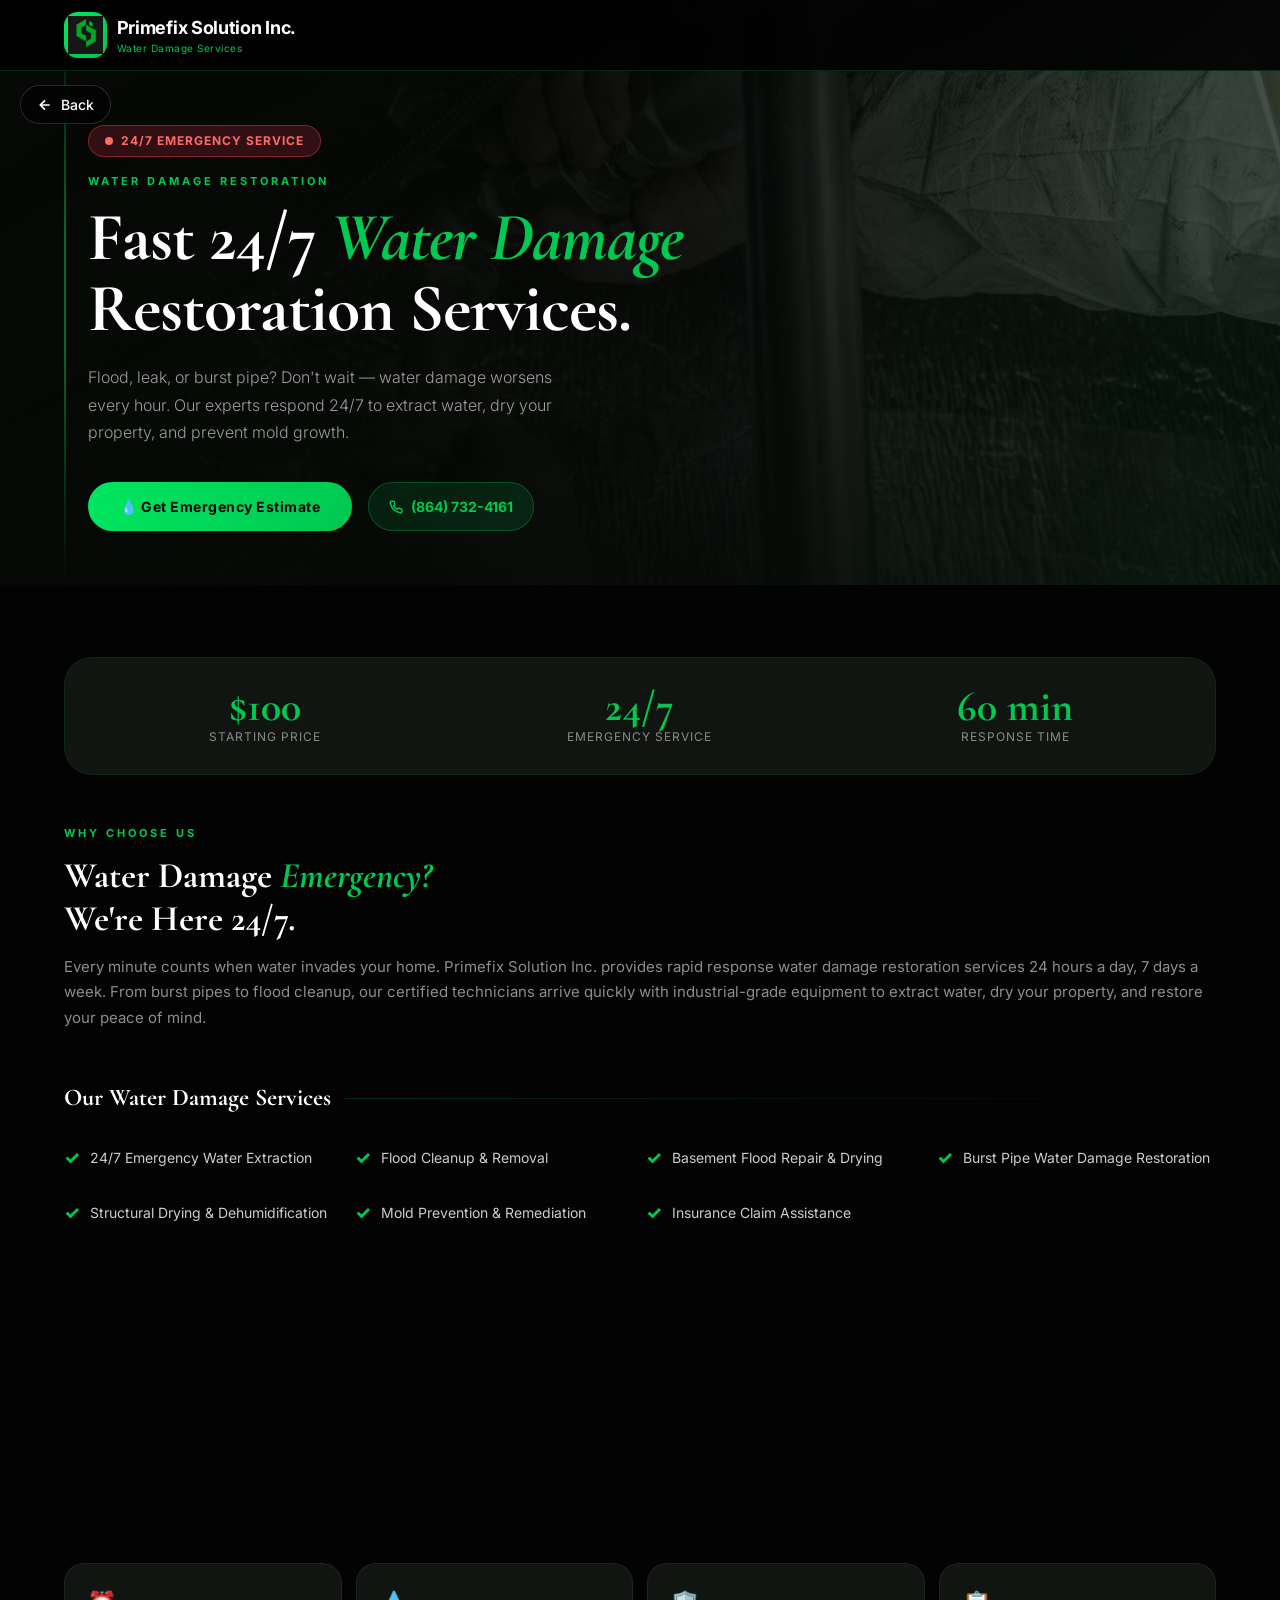
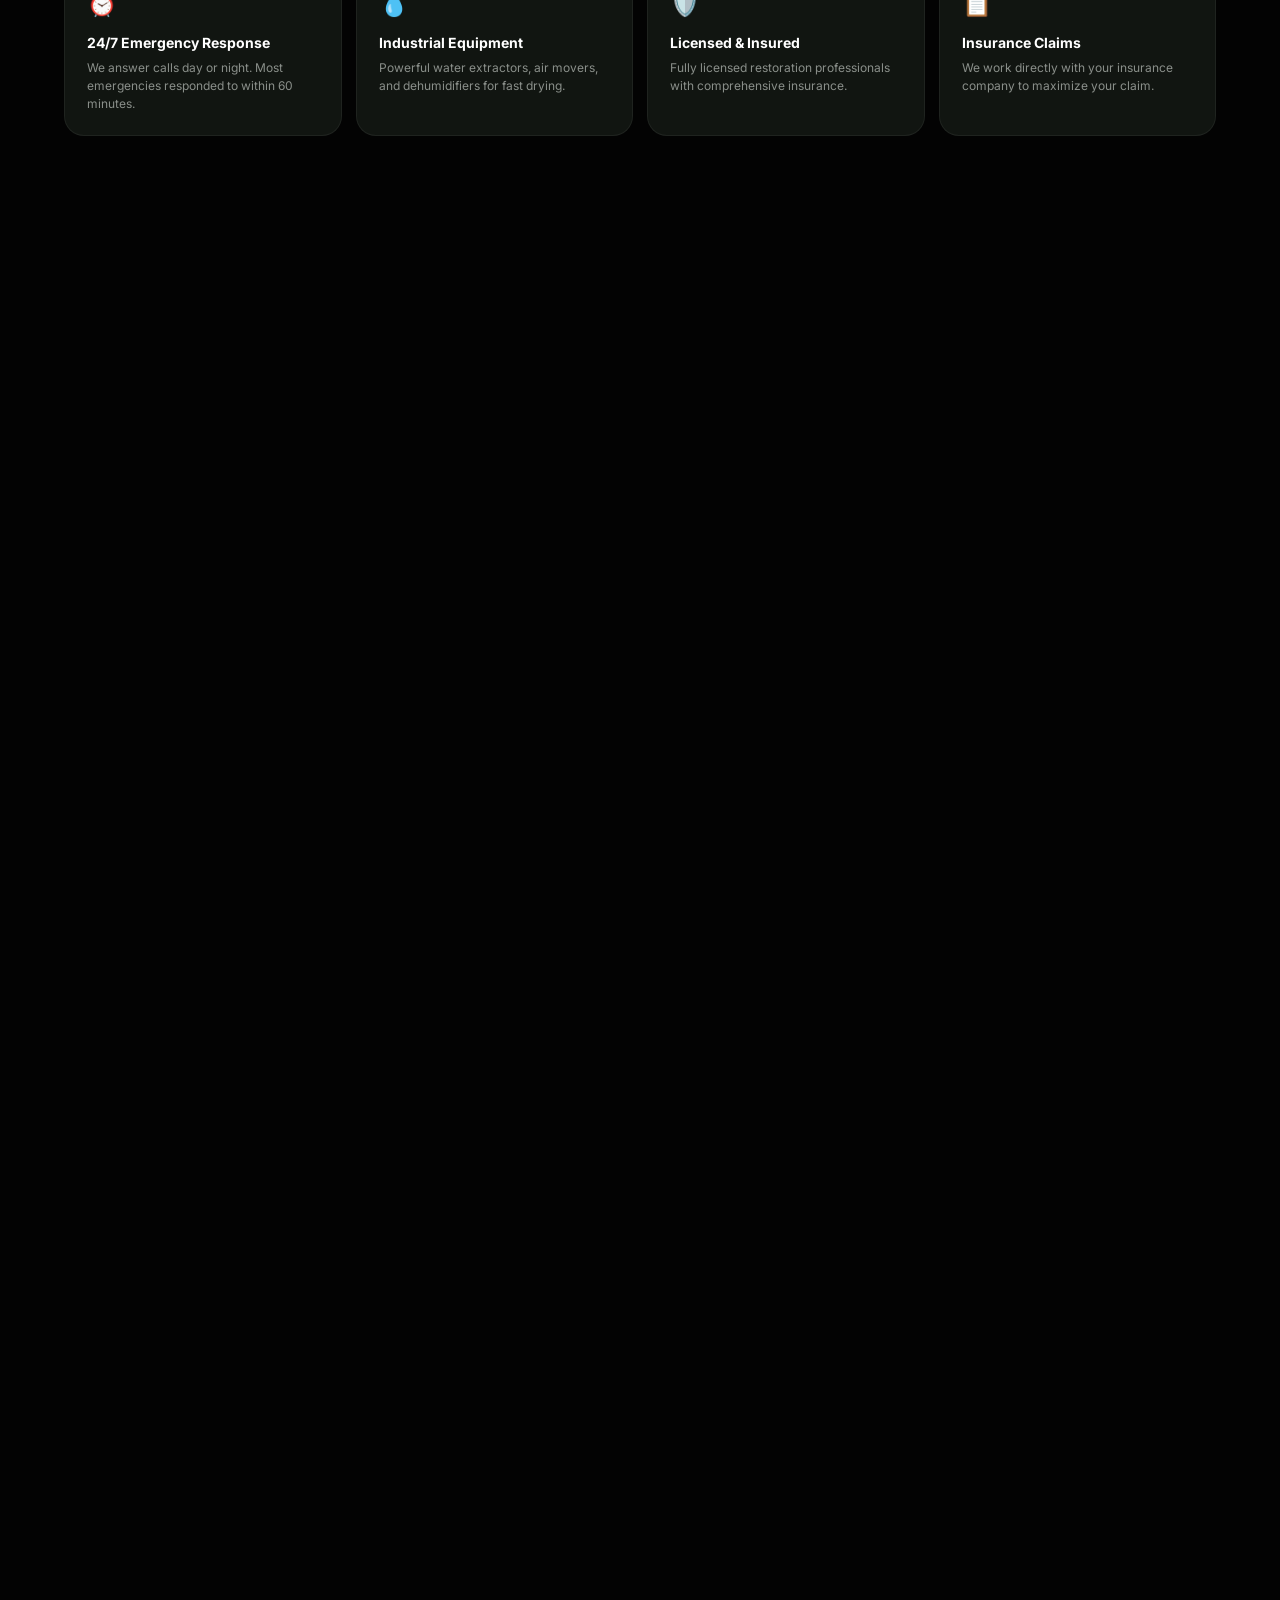
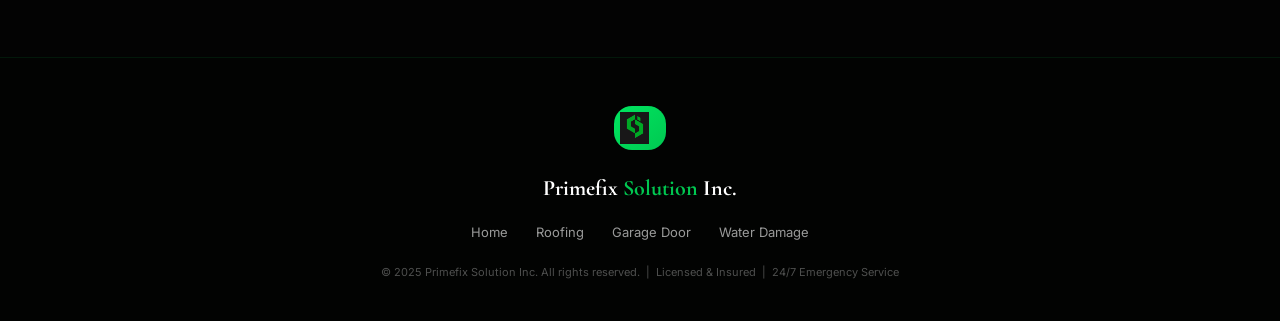
<file: water-damage.html>
<!DOCTYPE html>
<html lang="en">
<head>
  <meta charset="UTF-8" />
  <meta name="viewport" content="width=device-width, initial-scale=1.0, viewport-fit=cover" />
  <title>Water Damage Restoration — Primefix Solution Inc.</title>
  <meta name="description" content="24/7 water damage restoration services. Flood cleanup, water extraction, basement flood repair. Fast emergency response. Call (864) 732-4161">
  <link rel="preconnect" href="https://fonts.googleapis.com">
  <link rel="preconnect" href="https://fonts.gstatic.com" crossorigin>
  <link href="https://fonts.googleapis.com/css2?family=Inter:opsz,wght@14..32,300;14..32,400;14..32,500;14..32,600;14..32,700;14..32,800&family=Cormorant+Garamond:ital,wght@0,400;0,500;0,600;0,700;1,400;1,500;1,600;1,700&display=swap" rel="stylesheet">
  <style>
    /* =====================
       GLOBAL RESET & VARIABLES - FULLY RESPONSIVE
    ===================== */
    * {
      margin: 0;
      padding: 0;
      box-sizing: border-box;
    }

    :root {
      --black: #030303;
      --dark1: #0A0D0A;
      --dark2: #111511;
      --dark3: #161C16;
      --green: #00c851;
      --green-bright: #00e660;
      --green-dark: #009e40;
      --white: #ffffff;
      --gray: #8a8f8a;
      --radius: 20px;
      --shadow-green: 0 8px 32px rgba(0,200,83,0.2);
      --shadow-green-sm: 0 4px 16px rgba(0,200,83,0.15);
    }

    html {
      scroll-behavior: smooth;
      overflow-x: hidden;
      width: 100%;
    }

    body {
      background: var(--black);
      color: var(--white);
      font-family: 'Inter', system-ui, -apple-system, 'Segoe UI', Roboto, Helvetica, sans-serif;
      overflow-x: hidden;
      width: 100%;
      line-height: 1.5;
    }

    /* navbar responsive */
    .navbar {
      position: fixed;
      top: 0;
      left: 0;
      width: 100%;
      display: flex;
      align-items: center;
      justify-content: space-between;
      padding: 12px 5%;
      background: rgba(3, 3, 3, 0.92);
      backdrop-filter: blur(12px);
      border-bottom: 1px solid rgba(0, 200, 83, 0.2);
      z-index: 1000;
    }

    .nav-brand {
      display: flex;
      align-items: center;
      gap: 10px;
      text-decoration: none;
    }

    .nav-logo-icon {
      background: linear-gradient(135deg, var(--green-bright), var(--green));
      padding: 4px;
      border-radius: 14px;
      display: flex;
      align-items: center;
      justify-content: center;
      flex-shrink: 0;
    }

    .nav-logo-icon img {
      height: 38px;
      width: auto;
      display: block;
    }

    .nav-logo-text .name {
      font-weight: 700;
      font-size: clamp(12px, 4vw, 18px);
      letter-spacing: -0.3px;
      color: var(--white);
      white-space: nowrap;
    }

    .nav-logo-text .tagline {
      font-size: clamp(7px, 2.5vw, 10px);
      color: var(--green);
      display: block;
      letter-spacing: 0.5px;
    }

    /* back button responsive */
    .back-btn {
      position: fixed;
      top: 85px;
      left: 20px;
      display: inline-flex;
      align-items: center;
      gap: 8px;
      background: rgba(0,0,0,0.6);
      backdrop-filter: blur(8px);
      padding: 8px 16px;
      border-radius: 40px;
      color: var(--white);
      text-decoration: none;
      font-size: clamp(12px, 3vw, 14px);
      font-weight: 500;
      border: 1px solid rgba(255,255,255,0.15);
      transition: all 0.3s;
      z-index: 99;
    }
    .back-btn svg {
      width: 16px;
      height: 16px;
    }
    .back-btn:hover {
      background: rgba(0,200,83,0.2);
      border-color: var(--green);
    }

    /* buttons */
    .btn-primary {
      background: linear-gradient(105deg, var(--green-bright), var(--green));
      border: none;
      color: var(--black);
      font-weight: 700;
      border-radius: 60px;
      padding: clamp(12px, 3vw, 14px) clamp(24px, 5vw, 32px);
      font-size: clamp(13px, 3vw, 14px);
      transition: all 0.3s ease;
      display: inline-flex;
      align-items: center;
      gap: 8px;
      text-decoration: none;
      letter-spacing: 0.5px;
      cursor: pointer;
    }

    .btn-primary:hover {
      transform: scale(1.02);
      box-shadow: var(--shadow-green);
    }

    .section-label {
      font-size: clamp(9px, 2.5vw, 11px);
      text-transform: uppercase;
      letter-spacing: 3px;
      color: var(--green);
      font-weight: 700;
      margin-bottom: 12px;
    }

    /* stats row */
    .stats-row {
      display: flex;
      gap: clamp(16px, 4vw, 32px);
      flex-wrap: wrap;
      background: var(--dark2);
      padding: clamp(20px, 4vw, 28px);
      border-radius: 28px;
      border: 1px solid rgba(0,200,83,0.1);
    }
    .stat-box {
      flex: 1;
      text-align: center;
      min-width: 80px;
    }
    .stat-num {
      font-family: 'Cormorant Garamond', serif;
      font-size: clamp(28px, 6vw, 42px);
      font-weight: 800;
      color: var(--green);
      line-height: 1;
    }
    .stat-label {
      font-size: clamp(10px, 2.5vw, 12px);
      color: rgba(255,255,255,0.5);
      text-transform: uppercase;
      letter-spacing: 1px;
    }

    /* check list */
    .check-list {
      list-style: none;
      padding: 0;
      display: grid;
      grid-template-columns: repeat(auto-fit, minmax(240px, 1fr));
      gap: 12px;
    }
    .check-list li {
      display: flex;
      align-items: center;
      gap: 10px;
      font-size: clamp(13px, 3vw, 14px);
      color: rgba(255,255,255,0.8);
      padding: 8px 0;
    }
    .check-icon {
      color: var(--green);
      font-weight: 800;
      font-size: 18px;
    }

    /* form styles */
    .form-row {
      display: grid;
      grid-template-columns: 1fr 1fr;
      gap: 14px;
    }
    .form-group {
      margin-bottom: 18px;
    }
    .form-group label {
      display: block;
      font-size: clamp(11px, 2.5vw, 12px);
      font-weight: 600;
      margin-bottom: 6px;
      color: rgba(255,255,255,0.7);
      text-transform: uppercase;
      letter-spacing: 0.5px;
    }
    .form-group input,
    .form-group select,
    .form-group textarea {
      width: 100%;
      padding: clamp(10px, 3vw, 12px) 14px;
      background: rgba(0,0,0,0.4);
      border: 1px solid rgba(255,255,255,0.1);
      border-radius: 14px;
      color: var(--white);
      font-size: clamp(13px, 3vw, 14px);
      transition: all 0.3s;
    }
    .form-group input:focus,
    .form-group select:focus,
    .form-group textarea:focus {
      outline: none;
      border-color: var(--green);
      background: rgba(0,0,0,0.6);
    }
    .form-group textarea {
      min-height: 80px;
      resize: vertical;
    }
    .consent-box {
      display: flex;
      gap: 10px;
      margin: 20px 0;
      align-items: flex-start;
    }
    .consent-box input {
      width: 18px;
      height: 18px;
      margin-top: 2px;
      accent-color: var(--green);
    }
    .consent-box label {
      font-size: clamp(10px, 2.5vw, 11px);
      color: rgba(255,255,255,0.5);
      line-height: 1.4;
    }
    .consent-box a {
      color: var(--green);
      text-decoration: none;
    }
    .submit-btn {
      width: 100%;
      background: linear-gradient(105deg, var(--green-bright), var(--green));
      border: none;
      color: var(--black);
      font-weight: 800;
      padding: clamp(14px, 3.5vw, 16px);
      border-radius: 40px;
      font-size: clamp(14px, 3.5vw, 15px);
      cursor: pointer;
      transition: all 0.3s;
      margin-top: 8px;
    }
    .submit-btn:hover {
      transform: translateY(-2px);
      box-shadow: var(--shadow-green);
    }
    .form-success {
      display: none;
      text-align: center;
      padding: 30px 20px;
    }
    .form-success .success-icon {
      font-size: 48px;
      margin-bottom: 16px;
    }
    .form-success h3 {
      font-size: 24px;
      margin-bottom: 10px;
      color: var(--green);
    }

    /* footer responsive */
    footer {
      background: #020302;
      padding: clamp(32px, 6vw, 48px) 5% clamp(28px, 5vw, 40px);
      text-align: center;
      border-top: 1px solid rgba(0, 200, 83, 0.1);
    }
    .footer-logo {
      display: inline-block;
      margin-bottom: 16px;
      text-decoration: none;
    }
    .footer-logo-icon {
      background: linear-gradient(135deg, var(--green-bright), var(--green));
      padding: 6px;
      border-radius: 18px;
      width: 52px;
      margin: 0 auto;
    }
    .footer-logo-icon img {
      height: 32px;
      width: auto;
      display: block;
    }
    .footer-brand {
      font-family: 'Cormorant Garamond', serif;
      font-size: clamp(18px, 5vw, 22px);
      font-weight: 700;
      margin-bottom: 12px;
    }
    .footer-brand span {
      color: var(--green);
    }
    .footer-links {
      display: flex;
      justify-content: center;
      gap: clamp(20px, 6vw, 28px);
      margin: 18px 0 22px;
      flex-wrap: wrap;
    }
    .footer-links a {
      color: rgba(255,255,255,0.6);
      text-decoration: none;
      font-size: clamp(11px, 3vw, 13px);
      transition: color 0.2s;
    }
    .footer-links a:hover {
      color: var(--green);
    }
    .footer-copy {
      font-size: clamp(9px, 2.5vw, 11px);
      color: rgba(255,255,255,0.3);
    }

    /* phone modal */
    .phone-modal-overlay {
      position: fixed;
      top: 0;
      left: 0;
      width: 100%;
      height: 100%;
      background: rgba(0,0,0,0.85);
      backdrop-filter: blur(6px);
      display: none;
      align-items: center;
      justify-content: center;
      z-index: 2000;
    }
    .phone-modal {
      background: var(--dark2);
      border-radius: clamp(28px, 6vw, 36px);
      padding: clamp(24px, 5vw, 32px) clamp(20px, 4vw, 28px);
      text-align: center;
      max-width: 320px;
      width: 85%;
      border: 1px solid rgba(0,200,83,0.3);
      margin: 20px;
    }
    .phone-modal .icon {
      font-size: clamp(36px, 8vw, 42px);
      margin-bottom: 12px;
    }
    .phone-modal h3 {
      font-size: clamp(20px, 5vw, 24px);
      margin-bottom: 8px;
    }
    .phone-modal .number {
      font-size: clamp(24px, 6vw, 28px);
      font-weight: 700;
      color: var(--green);
      margin: 12px 0;
    }
    .btn-call, .btn-cancel {
      padding: 10px 20px;
      border-radius: 40px;
      border: none;
      font-weight: 700;
      cursor: pointer;
      font-size: 14px;
    }
    .btn-call {
      background: var(--green);
      color: black;
    }
    .btn-cancel {
      background: rgba(255,255,255,0.15);
      color: white;
    }

    @keyframes fadeDown {
      from { opacity: 0; transform: translateY(-14px); }
      to { opacity: 1; transform: translateY(0); }
    }
    .fade-up {
      animation: fadeDown 0.7s ease forwards;
    }

    /* hero phone pill */
    .hero-phone-pill {
      display: inline-flex;
      align-items: center;
      gap: 8px;
      background: rgba(0,200,83,0.12);
      border: 1px solid rgba(0,200,83,0.3);
      color: var(--green);
      padding: clamp(8px, 2.5vw, 10px) clamp(16px, 4vw, 20px);
      border-radius: 50px;
      font-weight: 700;
      font-size: clamp(12px, 3vw, 14px);
      cursor: pointer;
      text-decoration: none;
      transition: all 0.3s;
    }
    .hero-phone-pill:hover {
      background: var(--green);
      color: var(--black);
    }

    /* emergency badge */
    .emergency-badge {
      display: inline-flex;
      align-items: center;
      gap: 8px;
      background: rgba(220, 53, 69, 0.2);
      border: 1px solid rgba(220, 53, 69, 0.5);
      color: #ff6b6b;
      padding: 6px 16px;
      border-radius: 50px;
      font-size: clamp(10px, 2.5vw, 12px);
      font-weight: 700;
      letter-spacing: 1px;
      margin-bottom: 16px;
    }
    .emergency-badge .live-dot {
      width: 8px;
      height: 8px;
      background: #ff6b6b;
      border-radius: 50%;
      display: inline-block;
      animation: pulseRed 1.5s infinite;
    }
    @keyframes pulseRed {
      0% { box-shadow: 0 0 0 0 rgba(220, 53, 69, 0.7); }
      70% { box-shadow: 0 0 0 6px rgba(220, 53, 69, 0); }
      100% { box-shadow: 0 0 0 0 rgba(220, 53, 69, 0); }
    }
  </style>
</head>
<body>

  <!-- NAVBAR -->
  <nav class="navbar">
    <a href="index.html" class="nav-brand">
      <div class="nav-logo-icon">
        <img src="imgs/logo_ad.png" alt="Primefix Logo" />
      </div>
      <div class="nav-logo-text">
        <span class="name">Primefix Solution Inc.</span>
        <span class="tagline">Water Damage Services</span>
      </div>
    </a>
  </nav>

  <!-- BACK BUTTON -->
  <a href="index.html" class="back-btn">
    <svg viewBox="0 0 24 24" fill="none" stroke="currentColor" stroke-width="2.5"><path d="M19 12H5M12 19l-7-7 7-7"/></svg>
    Back
  </a>

  <!-- HERO SECTION - FULLY RESPONSIVE -->
  <section style="min-height: 65vh; display: flex; align-items: flex-end; position: relative; overflow: hidden; padding: clamp(100px, 15vh, 120px) 5% clamp(40px, 6vh, 64px);">
    <div style="position: absolute; inset: 0; z-index: 0;">
      <img src="imgs/water_damage_bg.jpg" alt="Water Damage Restoration" style="width: 100%; height: 100%; object-fit: cover; filter: brightness(0.28) saturate(0.5);" onerror="this.src='https://images.unsplash.com/photo-1500595046743-cd271d694d30?w=1600&q=80'" />
      <div style="position: absolute; inset: 0; background: linear-gradient(to right, rgba(5,8,5,0.96) 0%, rgba(5,8,5,0.7) 55%, rgba(0,200,83,0.06) 100%), linear-gradient(to top, rgba(5,8,5,0.7) 0%, transparent 60%);"></div>
    </div>
    <div style="position: absolute; left: 5%; top: 0; bottom: 0; width: 2px; background: linear-gradient(180deg, transparent 0%, rgba(0,200,83,0.5) 40%, rgba(0,200,83,0.5) 60%, transparent 100%); z-index: 1;"></div>
    
    <div style="position: relative; z-index: 2; max-width: 700px; width: 100%; padding-left: clamp(16px, 4vw, 24px);">
      <div class="emergency-badge" style="animation: fadeDown 0.85s ease both;">
        <span class="live-dot"></span>
        24/7 EMERGENCY SERVICE
      </div>
      <div class="section-label" style="animation: fadeDown 0.9s ease 0.05s both;">Water Damage Restoration</div>
      <h1 style="font-family: 'Cormorant Garamond', serif; font-size: clamp(32px, 7vw, 68px); font-weight: 700; line-height: 1.05; margin-bottom: clamp(16px, 3vw, 20px); letter-spacing: -1px; animation: fadeDown 0.9s ease 0.1s both;">Fast 24/7 <em style="color: var(--green); font-style: italic;">Water Damage</em><br/>Restoration Services.</h1>
      <p style="font-size: clamp(14px, 3.5vw, 16px); color: rgba(255,255,255,0.6); max-width: 500px; margin-bottom: clamp(28px, 5vw, 36px); line-height: 1.7; font-weight: 300; animation: fadeDown 1s ease 0.2s both;">Flood, leak, or burst pipe? Don't wait — water damage worsens every hour. Our experts respond 24/7 to extract water, dry your property, and prevent mold growth.</p>
      <div style="display: flex; gap: clamp(12px, 3vw, 16px); flex-wrap: wrap; animation: fadeDown 1s ease 0.3s both;">
        <a href="#quote-form" class="btn-primary">💧 Get Emergency Estimate</a>
        <a href="#" class="hero-phone-pill" data-phone="+18647324161" data-phone-display="(864) 732-4161">
          <svg width="14" height="14" viewBox="0 0 24 24" fill="none" stroke="currentColor" stroke-width="2.5"><path d="M22 16.92v3a2 2 0 01-2.18 2 19.79 19.79 0 01-8.63-3.07 19.5 19.5 0 01-6-6 19.79 19.79 0 01-3.07-8.67A2 2 0 014.11 2h3a2 2 0 012 1.72 12.84 12.84 0 00.7 2.81 2 2 0 01-.45 2.11L8.09 9.91a16 16 0 006 6l1.27-1.27a2 2 0 012.11-.45 12.84 12.84 0 002.81.7A2 2 0 0122 16.92z"/></svg>
          (864) 732-4161
        </a>
      </div>
    </div>
  </section>

  <!-- MAIN BODY - FULLY RESPONSIVE GRID -->
  <div style="padding: clamp(48px, 8vw, 72px) 5% clamp(60px, 10vw, 100px);">
    <div style="display: grid; grid-template-columns: 1fr; gap: clamp(40px, 6vw, 52px); max-width: 1200px; margin: 0 auto;">
      
      <!-- MAIN CONTENT COLUMN -->
      <div>
        <!-- STATS ROW -->
        <div class="stats-row fade-up" style="margin-bottom: clamp(40px, 6vw, 50px);">
          <div class="stat-box"><div class="stat-num">$100</div><div class="stat-label">Starting Price</div></div>
          <div class="stat-box"><div class="stat-num">24/7</div><div class="stat-label">Emergency Service</div></div>
          <div class="stat-box"><div class="stat-num">60 min</div><div class="stat-label">Response Time</div></div>
        </div>

        <!-- ABOUT -->
        <div class="fade-up" style="margin-bottom: clamp(40px, 6vw, 50px);">
          <div class="section-label">Why Choose Us</div>
          <h2 style="font-family: 'Cormorant Garamond', serif; font-size: clamp(28px, 6vw, 36px); font-weight: 700; margin-bottom: 14px; line-height: 1.2;">Water Damage <em style="color: var(--green); font-style: italic;">Emergency?</em><br/>We're Here 24/7.</h2>
          <p style="font-size: clamp(13px, 3vw, 15px); color: rgba(255,255,255,0.55); margin-bottom: 32px; line-height: 1.7;">Every minute counts when water invades your home. Primefix Solution Inc. provides rapid response water damage restoration services 24 hours a day, 7 days a week. From burst pipes to flood cleanup, our certified technicians arrive quickly with industrial-grade equipment to extract water, dry your property, and restore your peace of mind.</p>
        </div>

        <!-- SERVICES LIST -->
        <div class="fade-up" style="margin-bottom: clamp(40px, 6vw, 50px);">
          <h3 style="font-family: 'Cormorant Garamond', serif; font-size: clamp(22px, 5vw, 24px); font-weight: 700; margin-bottom: 20px; display: flex; align-items: center; gap: 14px; flex-wrap: wrap;">Our Water Damage Services<span style="flex: 1; height: 1px; background: linear-gradient(90deg, rgba(0,200,83,0.2), transparent);"></span></h3>
          <ul class="check-list">
            <li><span class="check-icon">✓</span> 24/7 Emergency Water Extraction</li>
            <li><span class="check-icon">✓</span> Flood Cleanup &amp; Removal</li>
            <li><span class="check-icon">✓</span> Basement Flood Repair &amp; Drying</li>
            <li><span class="check-icon">✓</span> Burst Pipe Water Damage Restoration</li>
            <li><span class="check-icon">✓</span> Structural Drying &amp; Dehumidification</li>
            <li><span class="check-icon">✓</span> Mold Prevention &amp; Remediation</li>
            <li><span class="check-icon">✓</span> Insurance Claim Assistance</li>
          </ul>
        </div>

        <!-- PRICING BLOCK -->
        <div class="fade-up" style="background: linear-gradient(135deg, rgba(0,200,83,0.12) 0%, rgba(0,200,83,0.04) 100%); border: 1px solid rgba(0,200,83,0.28); border-radius: var(--radius); padding: clamp(24px, 4vw, 28px) clamp(20px, 4vw, 30px); margin-bottom: clamp(40px, 6vw, 50px); display: flex; align-items: center; gap: clamp(20px, 4vw, 28px); flex-wrap: wrap;">
          <div style="text-align: center; flex-shrink: 0;">
            <div style="font-family: 'Cormorant Garamond', serif; font-size: clamp(48px, 10vw, 66px); font-weight: 700; color: var(--green); line-height: 1;">$100</div>
            <div style="font-size: clamp(9px, 2vw, 11px); color: var(--gray); letter-spacing: 1.5px; text-transform: uppercase;">Starting From</div>
          </div>
          <div style="width: 1px; height: clamp(50px, 8vw, 64px); background: rgba(0,200,83,0.2); flex-shrink: 0;"></div>
          <div>
            <h4 style="font-family: 'Cormorant Garamond', serif; font-size: clamp(18px, 4vw, 22px); font-weight: 700; color: var(--green); margin-bottom: 6px;">Affordable Emergency Rates</h4>
            <p style="font-size: clamp(12px, 2.8vw, 13px); color: rgba(255,255,255,0.6); line-height: 1.6;">No hidden fees. Transparent pricing starting at just $100 for emergency assessment. We provide a full estimate before any work begins. Insurance claim assistance available.</p>
          </div>
        </div>

        <!-- INFO CARDS - RESPONSIVE GRID -->
        <div style="display: grid; grid-template-columns: repeat(auto-fit, minmax(200px, 1fr)); gap: clamp(12px, 3vw, 14px); margin-bottom: clamp(40px, 6vw, 50px);">
          <div style="background: var(--dark2); border: 1px solid rgba(255,255,255,0.06); border-radius: 20px; padding: clamp(18px, 4vw, 22px); transition: all 0.3s;">
            <div style="font-size: clamp(22px, 5vw, 24px); margin-bottom: 10px;">⏰</div>
            <h4 style="font-size: clamp(13px, 3vw, 14px); font-weight: 700; margin-bottom: 6px;">24/7 Emergency Response</h4>
            <p style="font-size: clamp(11px, 2.5vw, 12px); color: var(--gray); line-height: 1.5;">We answer calls day or night. Most emergencies responded to within 60 minutes.</p>
          </div>
          <div style="background: var(--dark2); border: 1px solid rgba(255,255,255,0.06); border-radius: 20px; padding: clamp(18px, 4vw, 22px);">
            <div style="font-size: clamp(22px, 5vw, 24px); margin-bottom: 10px;">💧</div>
            <h4 style="font-size: clamp(13px, 3vw, 14px); font-weight: 700; margin-bottom: 6px;">Industrial Equipment</h4>
            <p style="font-size: clamp(11px, 2.5vw, 12px); color: var(--gray);">Powerful water extractors, air movers, and dehumidifiers for fast drying.</p>
          </div>
          <div style="background: var(--dark2); border: 1px solid rgba(255,255,255,0.06); border-radius: 20px; padding: clamp(18px, 4vw, 22px);">
            <div style="font-size: clamp(22px, 5vw, 24px); margin-bottom: 10px;">🛡️</div>
            <h4 style="font-size: clamp(13px, 3vw, 14px); font-weight: 700; margin-bottom: 6px;">Licensed &amp; Insured</h4>
            <p style="font-size: clamp(11px, 2.5vw, 12px); color: var(--gray);">Fully licensed restoration professionals with comprehensive insurance.</p>
          </div>
          <div style="background: var(--dark2); border: 1px solid rgba(255,255,255,0.06); border-radius: 20px; padding: clamp(18px, 4vw, 22px);">
            <div style="font-size: clamp(22px, 5vw, 24px); margin-bottom: 10px;">📋</div>
            <h4 style="font-size: clamp(13px, 3vw, 14px); font-weight: 700; margin-bottom: 6px;">Insurance Claims</h4>
            <p style="font-size: clamp(11px, 2.5vw, 12px); color: var(--gray);">We work directly with your insurance company to maximize your claim.</p>
          </div>
        </div>

        <!-- OFFER BLOCK -->
        <div class="fade-up" style="background: linear-gradient(135deg, rgba(0,200,83,0.1) 0%, rgba(0,200,83,0.04) 100%); border: 1px solid rgba(0,200,83,0.25); border-radius: var(--radius); padding: clamp(20px, 4vw, 28px); margin-bottom: clamp(40px, 6vw, 50px); display: flex; align-items: center; gap: clamp(16px, 3vw, 20px); flex-wrap: wrap; position: relative; overflow: hidden;">
          <div style="position: absolute; top: 0; left: 0; width: 4px; height: 100%; background: linear-gradient(180deg, var(--green-bright), var(--green-dark));"></div>
          <div style="font-size: clamp(32px, 7vw, 38px); flex-shrink: 0;">🚨</div>
          <div>
            <h4 style="font-family: 'Cormorant Garamond', serif; font-size: clamp(18px, 4vw, 22px); font-weight: 700; color: var(--green); margin-bottom: 5px;">24/7 Emergency Hotline — Call Now</h4>
            <p style="font-size: clamp(12px, 2.8vw, 13px); color: rgba(255,255,255,0.6); line-height: 1.6;">Water damage doesn't wait, and neither should you. Call our emergency team now for immediate assistance. Free estimate with every call.</p>
          </div>
        </div>

        <!-- PHONE BLOCK -->
        <div class="fade-up" style="background: var(--dark2); border: 1px solid rgba(255,255,255,0.06); border-radius: 24px; padding: clamp(24px, 5vw, 30px); margin-bottom: 30px;">
          <h3 style="font-family: 'Cormorant Garamond', serif; font-size: clamp(22px, 5vw, 24px); font-weight: 700; margin-bottom: 6px;">Call Our 24/7 Emergency Line</h3>
          <p style="color: var(--gray); font-size: clamp(12px, 3vw, 13px); margin-bottom: 20px;">Available 24 hours a day, 7 days a week · Emergency response within 60 minutes</p>
          <a href="#" class="phone-cta-btn" data-phone="+18647324161" data-phone-display="(864) 732-4161" style="display: inline-flex; align-items: center; gap: 10px; background: linear-gradient(135deg, var(--green-bright), var(--green)); color: var(--black); font-weight: 800; font-size: clamp(16px, 4vw, 18px); padding: clamp(12px, 3vw, 14px) clamp(24px, 5vw, 28px); border-radius: 50px; text-decoration: none; cursor: pointer; transition: all 0.3s;">
            <svg width="18" height="18" viewBox="0 0 24 24" fill="none" stroke="currentColor" stroke-width="2.5"><path d="M22 16.92v3a2 2 0 01-2.18 2 19.79 19.79 0 01-8.63-3.07 19.5 19.5 0 01-6-6 19.79 19.79 0 01-3.07-8.67A2 2 0 014.11 2h3a2 2 0 012 1.72 12.84 12.84 0 00.7 2.81 2 2 0 01-.45 2.11L8.09 9.91a16 16 0 006 6l1.27-1.27a2 2 0 012.11-.45 12.84 12.84 0 002.81.7A2 2 0 0122 16.92z"/></svg>
            (864) 732-4161
          </a>
          <span style="display: block; margin-top: 12px; font-size: clamp(10px, 2.5vw, 11px); color: rgba(255,255,255,0.4);">📱 Mobile: tap to call &nbsp;|&nbsp; 💻 Desktop: click to copy</span>
          <div style="display: flex; gap: clamp(16px, 4vw, 20px); flex-wrap: wrap; margin-top: 18px;">
            <div style="display: flex; align-items: center; gap: 6px; font-size: clamp(11px, 2.8vw, 12px); color: rgba(255,255,255,0.5);"><svg width="12" height="12" viewBox="0 0 24 24" fill="none" stroke="currentColor"><circle cx="12" cy="12" r="10"/><polyline points="12 6 12 12 16 14"/></svg> 24/7 Emergency Service</div>
            <div style="display: flex; align-items: center; gap: 6px; font-size: clamp(11px, 2.8vw, 12px); color: rgba(255,255,255,0.5);"><svg width="12" height="12" viewBox="0 0 24 24" fill="none" stroke="currentColor"><path d="M12 22s8-4 8-10V5l-8-3-8 3v7c0 6 8 10 8 10z"/></svg> Insurance Claims Accepted</div>
          </div>
        </div>
      </div>

      <!-- FORM CARD - STICKY RESPONSIVE -->
      <div id="quote-form" style="background: var(--dark2); border: 1px solid rgba(0,200,83,0.12); border-radius: 28px; overflow: hidden; position: sticky; top: 90px; box-shadow: 0 20px 60px rgba(0,0,0,0.5);">
        <div style="background: linear-gradient(135deg, rgba(0,200,83,0.12) 0%, rgba(0,200,83,0.05) 100%); border-bottom: 1px solid rgba(0,200,83,0.12); padding: clamp(24px, 5vw, 28px) clamp(20px, 4vw, 30px); position: relative;">
          <div style="position: absolute; top: 0; left: 0; right: 0; height: 3px; background: linear-gradient(90deg, var(--green-bright), var(--green), var(--green-dark));"></div>
          <div style="display: inline-block; background: var(--green); color: var(--black); font-size: clamp(9px, 2.5vw, 10px); font-weight: 800; letter-spacing: 2px; padding: 4px 12px; border-radius: 50px; margin-bottom: 10px;">EMERGENCY RESPONSE</div>
          <h2 style="font-family: 'Cormorant Garamond', serif; font-size: clamp(24px, 5vw, 26px); font-weight: 700;">Request Emergency Assistance</h2>
          <p style="font-size: clamp(12px, 3vw, 13px); color: var(--gray);">We'll contact you within 30 minutes</p>
        </div>

        <form id="waterDamageForm" style="padding: clamp(20px, 4vw, 24px) clamp(20px, 4vw, 30px) clamp(24px, 5vw, 30px);">
          <div class="form-row">
            <div class="form-group"><label>First Name</label><input type="text" placeholder="John" required /></div>
            <div class="form-group"><label>Last Name</label><input type="text" placeholder="Smith" required /></div>
          </div>
          <div class="form-group"><label>Phone Number</label><input type="tel" placeholder="(000) 000-0000" required /></div>
          <div class="form-group"><label>Email (Optional)</label><input type="email" placeholder="john@email.com" /></div>
          <div class="form-row">
            <div class="form-group"><label>Zip Code</label><input type="text" placeholder="00000" required /></div>
            <div class="form-group"><label>State</label><select required><option value="" disabled selected>Select State</option><option>GA</option><option>FL</option><option>AL</option><option>SC</option><option>NC</option><option>TN</option><option>MA</option><option>Other</option></select></div>
          </div>
          <div class="form-group"><label>Service Needed</label><select required><option value="" disabled selected>Select a service</option><option>Emergency Water Extraction</option><option>Flood Cleanup</option><option>Basement Flood Repair</option><option>Burst Pipe Restoration</option><option>Structural Drying</option><option>Mold Remediation</option><option>Insurance Claim Assistance</option></select></div>
          <div class="form-group"><label>Additional Notes (Optional)</label><textarea placeholder="Describe the situation — is it an emergency? Is water still active?"></textarea></div>
          <div class="consent-box"><input type="checkbox" id="consent-w" required /><label for="consent-w">By checking this box, you confirm you are 18+ and agree to our <a href="#">Privacy Policy</a> and <a href="#">Terms</a>. You consent to receive communications about your service request.</label></div>
          <button type="submit" class="submit-btn">🚨 Request Emergency Assistance</button>
        </form>
        <div class="form-success" id="formSuccess"><div class="success-icon">✅</div><h3>Emergency Request Received!</h3><p>Thank you! Our water damage restoration team will contact you within 30 minutes.</p></div>
      </div>
    </div>
  </div>

  <!-- FOOTER -->
  <footer>
    <a href="index.html" class="footer-logo"><div class="footer-logo-icon"><img src="imgs/logo_ad.png" alt="Primefix Logo" /></div></a>
    <div class="footer-brand">Primefix <span>Solution</span> Inc.</div>
    <div class="footer-links"><a href="index.html">Home</a><a href="roofing.html">Roofing</a><a href="garage.html">Garage Door</a><a href="water-damage.html">Water Damage</a></div>
    <p class="footer-copy">© 2025 Primefix Solution Inc. All rights reserved. &nbsp;|&nbsp; Licensed &amp; Insured &nbsp;|&nbsp; 24/7 Emergency Service</p>
  </footer>

  <!-- PHONE MODAL -->
  <div class="phone-modal-overlay" id="phoneModal"><div class="phone-modal"><div class="icon">📞</div><h3>Call Us Now</h3><p>Tap below to connect with our emergency team</p><div class="number"></div><div class="phone-modal-actions"><button class="btn-call">Call Now</button><button class="btn-cancel" onclick="closePhoneModal()">Cancel</button></div></div></div>

  <script>
    function closePhoneModal() { const modal = document.getElementById('phoneModal'); if (modal) modal.style.display = 'none'; }
    document.addEventListener('DOMContentLoaded', function() {
      const form = document.getElementById('waterDamageForm');
      const successDiv = document.getElementById('formSuccess');
      if (form) {
        form.addEventListener('submit', function(e) {
          e.preventDefault();
          form.style.display = 'none';
          if (successDiv) successDiv.style.display = 'block';
          setTimeout(() => { location.reload(); }, 3000);
        });
      }
      const phoneCta = document.querySelector('.phone-cta-btn');
      const heroPhone = document.querySelector('.hero-phone-pill');
      const showPhoneModal = function(e) {
        e.preventDefault();
        const modal = document.getElementById('phoneModal');
        const numberDiv = modal.querySelector('.number');
        numberDiv.innerText = '(864) 732-4161';
        modal.style.display = 'flex';
        const callBtn = modal.querySelector('.btn-call');
        callBtn.onclick = () => { window.location.href = 'tel:+18647324161'; };
      };
      if (phoneCta) phoneCta.addEventListener('click', showPhoneModal);
      if (heroPhone) heroPhone.addEventListener('click', showPhoneModal);
    });
  </script>
</body>
</html>
</file>
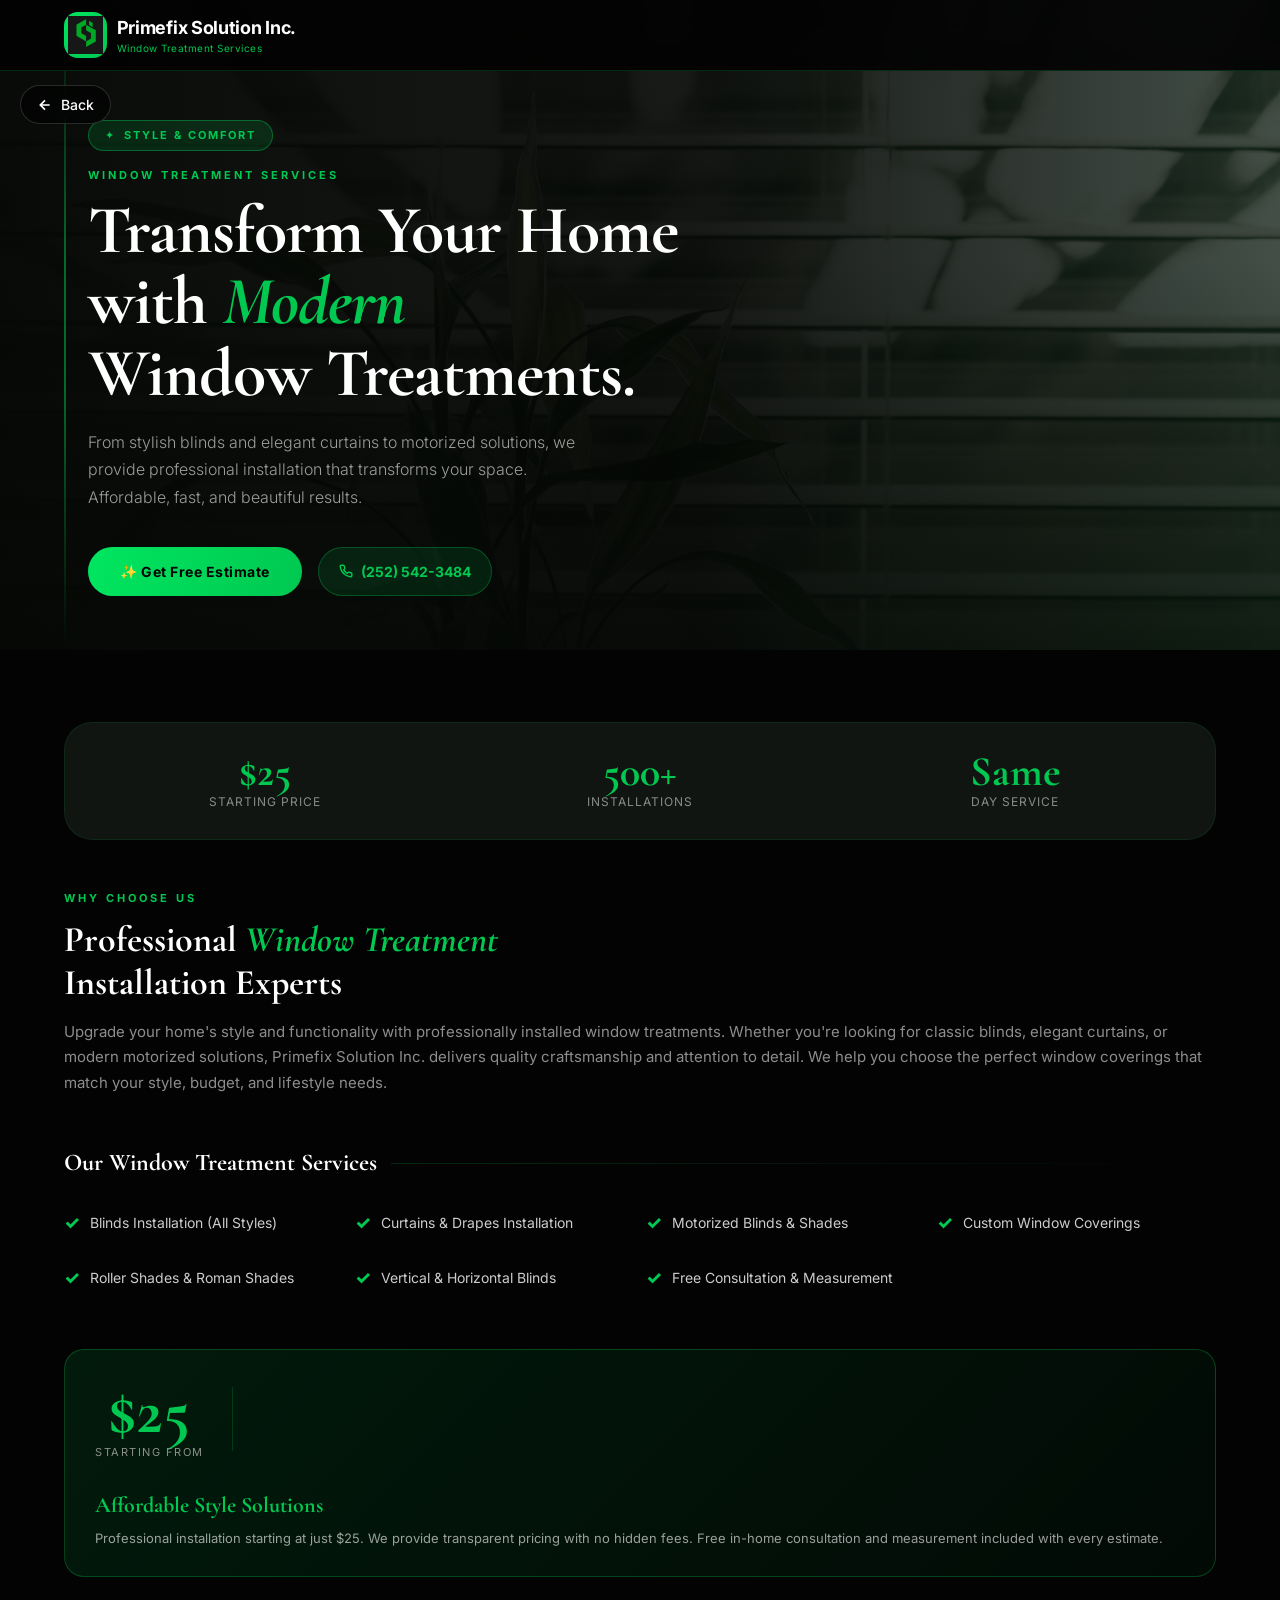
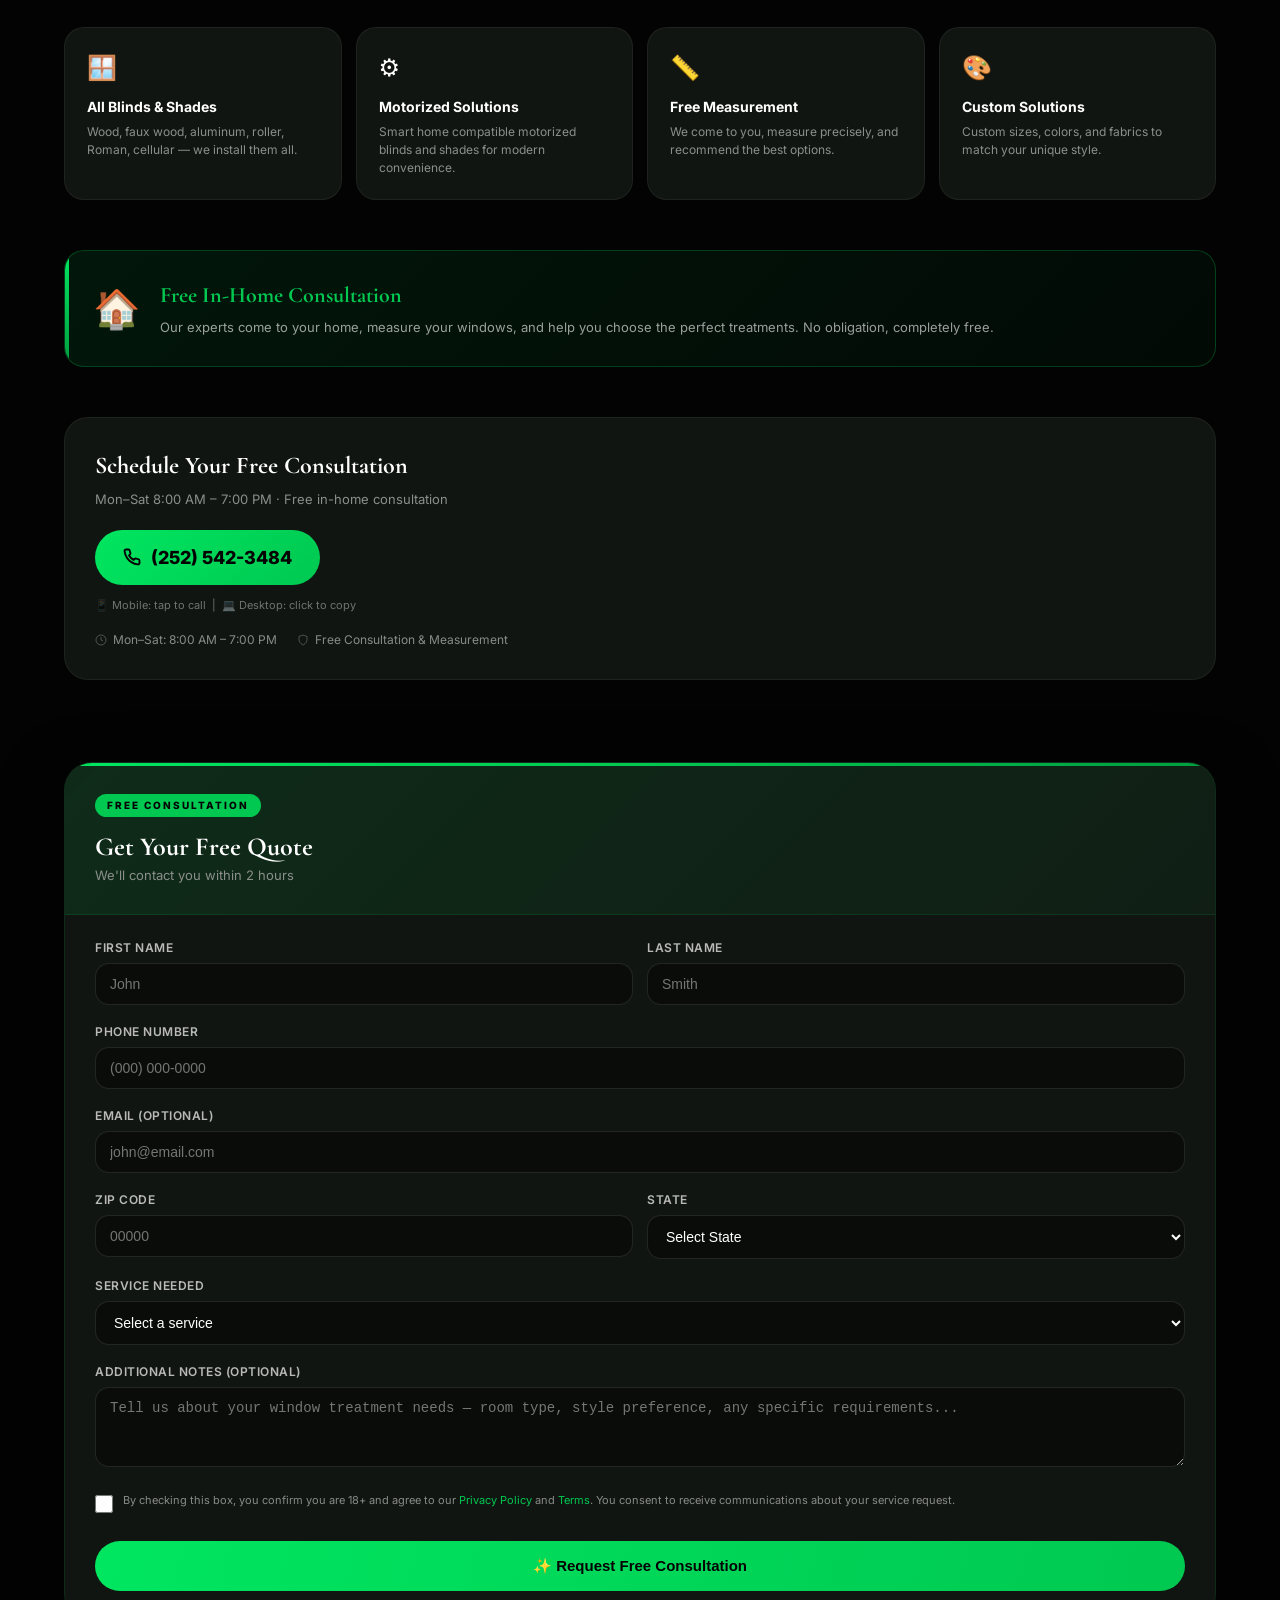
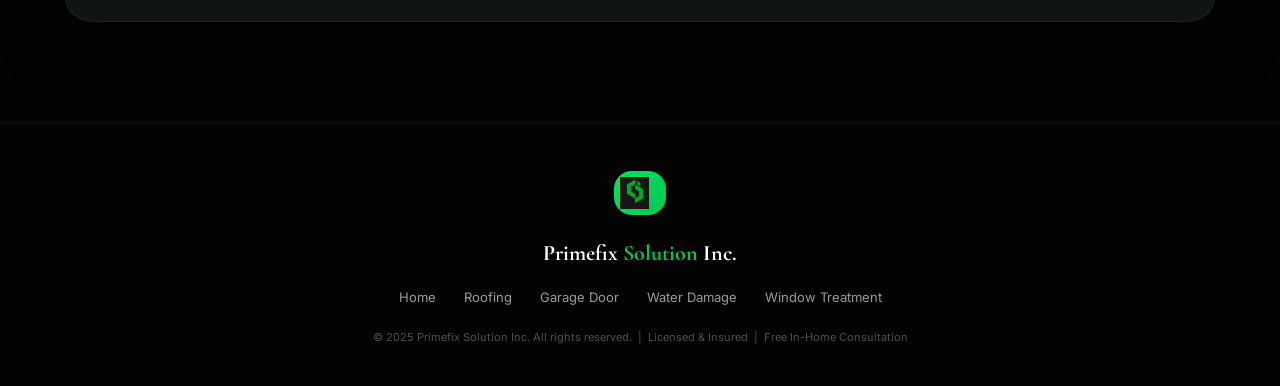
<file: window-treatment.html>
<!DOCTYPE html>
<html lang="en">
<head>
  <meta charset="UTF-8" />
  <meta name="viewport" content="width=device-width, initial-scale=1.0, viewport-fit=cover" />
  <title>Window Treatment Services — Primefix Solution Inc.</title>
  <meta name="description" content="Professional window treatment installation. Blinds, curtains, motorized solutions, and custom window coverings. Stylish & affordable. Call (252) 542-3484">
  <link rel="preconnect" href="https://fonts.googleapis.com">
  <link rel="preconnect" href="https://fonts.gstatic.com" crossorigin>
  <link href="https://fonts.googleapis.com/css2?family=Inter:opsz,wght@14..32,300;14..32,400;14..32,500;14..32,600;14..32,700;14..32,800&family=Cormorant+Garamond:ital,wght@0,400;0,500;0,600;0,700;1,400;1,500;1,600;1,700&display=swap" rel="stylesheet">
  <style>
    /* =====================
       GLOBAL RESET & VARIABLES - FULLY RESPONSIVE
    ===================== */
    * {
      margin: 0;
      padding: 0;
      box-sizing: border-box;
    }

    :root {
      --black: #030303;
      --dark1: #0A0D0A;
      --dark2: #111511;
      --dark3: #161C16;
      --green: #00c851;
      --green-bright: #00e660;
      --green-dark: #009e40;
      --white: #ffffff;
      --gray: #8a8f8a;
      --radius: 20px;
      --shadow-green: 0 8px 32px rgba(0,200,83,0.2);
      --shadow-green-sm: 0 4px 16px rgba(0,200,83,0.15);
    }

    html {
      scroll-behavior: smooth;
      overflow-x: hidden;
      width: 100%;
    }

    body {
      background: var(--black);
      color: var(--white);
      font-family: 'Inter', system-ui, -apple-system, 'Segoe UI', Roboto, Helvetica, sans-serif;
      overflow-x: hidden;
      width: 100%;
      line-height: 1.5;
    }

    /* navbar responsive */
    .navbar {
      position: fixed;
      top: 0;
      left: 0;
      width: 100%;
      display: flex;
      align-items: center;
      justify-content: space-between;
      padding: 12px 5%;
      background: rgba(3, 3, 3, 0.92);
      backdrop-filter: blur(12px);
      border-bottom: 1px solid rgba(0, 200, 83, 0.2);
      z-index: 1000;
    }

    .nav-brand {
      display: flex;
      align-items: center;
      gap: 10px;
      text-decoration: none;
    }

    .nav-logo-icon {
      background: linear-gradient(135deg, var(--green-bright), var(--green));
      padding: 4px;
      border-radius: 14px;
      display: flex;
      align-items: center;
      justify-content: center;
      flex-shrink: 0;
    }

    .nav-logo-icon img {
      height: 38px;
      width: auto;
      display: block;
    }

    .nav-logo-text .name {
      font-weight: 700;
      font-size: clamp(12px, 4vw, 18px);
      letter-spacing: -0.3px;
      color: var(--white);
      white-space: nowrap;
    }

    .nav-logo-text .tagline {
      font-size: clamp(7px, 2.5vw, 10px);
      color: var(--green);
      display: block;
      letter-spacing: 0.5px;
    }

    /* back button responsive */
    .back-btn {
      position: fixed;
      top: 85px;
      left: 20px;
      display: inline-flex;
      align-items: center;
      gap: 8px;
      background: rgba(0,0,0,0.6);
      backdrop-filter: blur(8px);
      padding: 8px 16px;
      border-radius: 40px;
      color: var(--white);
      text-decoration: none;
      font-size: clamp(12px, 3vw, 14px);
      font-weight: 500;
      border: 1px solid rgba(255,255,255,0.15);
      transition: all 0.3s;
      z-index: 99;
    }
    .back-btn svg {
      width: 16px;
      height: 16px;
    }
    .back-btn:hover {
      background: rgba(0,200,83,0.2);
      border-color: var(--green);
    }

    /* buttons */
    .btn-primary {
      background: linear-gradient(105deg, var(--green-bright), var(--green));
      border: none;
      color: var(--black);
      font-weight: 700;
      border-radius: 60px;
      padding: clamp(12px, 3vw, 14px) clamp(24px, 5vw, 32px);
      font-size: clamp(13px, 3vw, 14px);
      transition: all 0.3s ease;
      display: inline-flex;
      align-items: center;
      gap: 8px;
      text-decoration: none;
      letter-spacing: 0.5px;
      cursor: pointer;
    }

    .btn-primary:hover {
      transform: scale(1.02);
      box-shadow: var(--shadow-green);
    }

    .section-label {
      font-size: clamp(9px, 2.5vw, 11px);
      text-transform: uppercase;
      letter-spacing: 3px;
      color: var(--green);
      font-weight: 700;
      margin-bottom: 12px;
    }

    /* stats row */
    .stats-row {
      display: flex;
      gap: clamp(16px, 4vw, 32px);
      flex-wrap: wrap;
      background: var(--dark2);
      padding: clamp(20px, 4vw, 28px);
      border-radius: 28px;
      border: 1px solid rgba(0,200,83,0.1);
    }
    .stat-box {
      flex: 1;
      text-align: center;
      min-width: 80px;
    }
    .stat-num {
      font-family: 'Cormorant Garamond', serif;
      font-size: clamp(28px, 6vw, 42px);
      font-weight: 800;
      color: var(--green);
      line-height: 1;
    }
    .stat-label {
      font-size: clamp(10px, 2.5vw, 12px);
      color: rgba(255,255,255,0.5);
      text-transform: uppercase;
      letter-spacing: 1px;
    }

    /* check list */
    .check-list {
      list-style: none;
      padding: 0;
      display: grid;
      grid-template-columns: repeat(auto-fit, minmax(240px, 1fr));
      gap: 12px;
    }
    .check-list li {
      display: flex;
      align-items: center;
      gap: 10px;
      font-size: clamp(13px, 3vw, 14px);
      color: rgba(255,255,255,0.8);
      padding: 8px 0;
    }
    .check-icon {
      color: var(--green);
      font-weight: 800;
      font-size: 18px;
    }

    /* form styles */
    .form-row {
      display: grid;
      grid-template-columns: 1fr 1fr;
      gap: 14px;
    }
    .form-group {
      margin-bottom: 18px;
    }
    .form-group label {
      display: block;
      font-size: clamp(11px, 2.5vw, 12px);
      font-weight: 600;
      margin-bottom: 6px;
      color: rgba(255,255,255,0.7);
      text-transform: uppercase;
      letter-spacing: 0.5px;
    }
    .form-group input,
    .form-group select,
    .form-group textarea {
      width: 100%;
      padding: clamp(10px, 3vw, 12px) 14px;
      background: rgba(0,0,0,0.4);
      border: 1px solid rgba(255,255,255,0.1);
      border-radius: 14px;
      color: var(--white);
      font-size: clamp(13px, 3vw, 14px);
      transition: all 0.3s;
    }
    .form-group input:focus,
    .form-group select:focus,
    .form-group textarea:focus {
      outline: none;
      border-color: var(--green);
      background: rgba(0,0,0,0.6);
    }
    .form-group textarea {
      min-height: 80px;
      resize: vertical;
    }
    .consent-box {
      display: flex;
      gap: 10px;
      margin: 20px 0;
      align-items: flex-start;
    }
    .consent-box input {
      width: 18px;
      height: 18px;
      margin-top: 2px;
      accent-color: var(--green);
    }
    .consent-box label {
      font-size: clamp(10px, 2.5vw, 11px);
      color: rgba(255,255,255,0.5);
      line-height: 1.4;
    }
    .consent-box a {
      color: var(--green);
      text-decoration: none;
    }
    .submit-btn {
      width: 100%;
      background: linear-gradient(105deg, var(--green-bright), var(--green));
      border: none;
      color: var(--black);
      font-weight: 800;
      padding: clamp(14px, 3.5vw, 16px);
      border-radius: 40px;
      font-size: clamp(14px, 3.5vw, 15px);
      cursor: pointer;
      transition: all 0.3s;
      margin-top: 8px;
    }
    .submit-btn:hover {
      transform: translateY(-2px);
      box-shadow: var(--shadow-green);
    }
    .form-success {
      display: none;
      text-align: center;
      padding: 30px 20px;
    }
    .form-success .success-icon {
      font-size: 48px;
      margin-bottom: 16px;
    }
    .form-success h3 {
      font-size: 24px;
      margin-bottom: 10px;
      color: var(--green);
    }

    /* footer responsive */
    footer {
      background: #020302;
      padding: clamp(32px, 6vw, 48px) 5% clamp(28px, 5vw, 40px);
      text-align: center;
      border-top: 1px solid rgba(0, 200, 83, 0.1);
    }
    .footer-logo {
      display: inline-block;
      margin-bottom: 16px;
      text-decoration: none;
    }
    .footer-logo-icon {
      background: linear-gradient(135deg, var(--green-bright), var(--green));
      padding: 6px;
      border-radius: 18px;
      width: 52px;
      margin: 0 auto;
    }
    .footer-logo-icon img {
      height: 32px;
      width: auto;
      display: block;
    }
    .footer-brand {
      font-family: 'Cormorant Garamond', serif;
      font-size: clamp(18px, 5vw, 22px);
      font-weight: 700;
      margin-bottom: 12px;
    }
    .footer-brand span {
      color: var(--green);
    }
    .footer-links {
      display: flex;
      justify-content: center;
      gap: clamp(20px, 6vw, 28px);
      margin: 18px 0 22px;
      flex-wrap: wrap;
    }
    .footer-links a {
      color: rgba(255,255,255,0.6);
      text-decoration: none;
      font-size: clamp(11px, 3vw, 13px);
      transition: color 0.2s;
    }
    .footer-links a:hover {
      color: var(--green);
    }
    .footer-copy {
      font-size: clamp(9px, 2.5vw, 11px);
      color: rgba(255,255,255,0.3);
    }

    /* phone modal */
    .phone-modal-overlay {
      position: fixed;
      top: 0;
      left: 0;
      width: 100%;
      height: 100%;
      background: rgba(0,0,0,0.85);
      backdrop-filter: blur(6px);
      display: none;
      align-items: center;
      justify-content: center;
      z-index: 2000;
    }
    .phone-modal {
      background: var(--dark2);
      border-radius: clamp(28px, 6vw, 36px);
      padding: clamp(24px, 5vw, 32px) clamp(20px, 4vw, 28px);
      text-align: center;
      max-width: 320px;
      width: 85%;
      border: 1px solid rgba(0,200,83,0.3);
      margin: 20px;
    }
    .phone-modal .icon {
      font-size: clamp(36px, 8vw, 42px);
      margin-bottom: 12px;
    }
    .phone-modal h3 {
      font-size: clamp(20px, 5vw, 24px);
      margin-bottom: 8px;
    }
    .phone-modal .number {
      font-size: clamp(24px, 6vw, 28px);
      font-weight: 700;
      color: var(--green);
      margin: 12px 0;
    }
    .btn-call, .btn-cancel {
      padding: 10px 20px;
      border-radius: 40px;
      border: none;
      font-weight: 700;
      cursor: pointer;
      font-size: 14px;
    }
    .btn-call {
      background: var(--green);
      color: black;
    }
    .btn-cancel {
      background: rgba(255,255,255,0.15);
      color: white;
    }

    @keyframes fadeDown {
      from { opacity: 0; transform: translateY(-14px); }
      to { opacity: 1; transform: translateY(0); }
    }
    .fade-up {
      animation: fadeDown 0.7s ease forwards;
    }

    /* hero phone pill */
    .hero-phone-pill {
      display: inline-flex;
      align-items: center;
      gap: 8px;
      background: rgba(0,200,83,0.12);
      border: 1px solid rgba(0,200,83,0.3);
      color: var(--green);
      padding: clamp(8px, 2.5vw, 10px) clamp(16px, 4vw, 20px);
      border-radius: 50px;
      font-weight: 700;
      font-size: clamp(12px, 3vw, 14px);
      cursor: pointer;
      text-decoration: none;
      transition: all 0.3s;
    }
    .hero-phone-pill:hover {
      background: var(--green);
      color: var(--black);
    }

    /* style badge */
    .style-badge {
      display: inline-flex;
      align-items: center;
      gap: 8px;
      background: rgba(0,200,83,0.15);
      border: 1px solid rgba(0,200,83,0.4);
      color: var(--green);
      padding: 6px 16px;
      border-radius: 50px;
      font-size: clamp(9px, 2.5vw, 11px);
      font-weight: 700;
      letter-spacing: 2px;
      margin-bottom: 16px;
    }
  </style>
</head>
<body>

  <!-- NAVBAR -->
  <nav class="navbar">
    <a href="index.html" class="nav-brand">
      <div class="nav-logo-icon">
        <img src="imgs/logo_ad.png" alt="Primefix Logo" />
      </div>
      <div class="nav-logo-text">
        <span class="name">Primefix Solution Inc.</span>
        <span class="tagline">Window Treatment Services</span>
      </div>
    </a>
  </nav>

  <!-- BACK BUTTON -->
  <a href="index.html" class="back-btn">
    <svg viewBox="0 0 24 24" fill="none" stroke="currentColor" stroke-width="2.5"><path d="M19 12H5M12 19l-7-7 7-7"/></svg>
    Back
  </a>

  <!-- HERO SECTION - FULLY RESPONSIVE -->
  <section style="min-height: 65vh; display: flex; align-items: flex-end; position: relative; overflow: hidden; padding: clamp(100px, 15vh, 120px) 5% clamp(40px, 6vh, 64px);">
    <div style="position: absolute; inset: 0; z-index: 0;">
      <img src="imgs/window_treatment_bg.jpg" alt="Window Treatment Services" style="width: 100%; height: 100%; object-fit: cover; filter: brightness(0.28) saturate(0.5);" onerror="this.src='https://images.unsplash.com/photo-1586023492125-27b2c045efd8?w=1600&q=80'" />
      <div style="position: absolute; inset: 0; background: linear-gradient(to right, rgba(5,8,5,0.96) 0%, rgba(5,8,5,0.7) 55%, rgba(0,200,83,0.06) 100%), linear-gradient(to top, rgba(5,8,5,0.7) 0%, transparent 60%);"></div>
    </div>
    <div style="position: absolute; left: 5%; top: 0; bottom: 0; width: 2px; background: linear-gradient(180deg, transparent 0%, rgba(0,200,83,0.5) 40%, rgba(0,200,83,0.5) 60%, transparent 100%); z-index: 1;"></div>
    
    <div style="position: relative; z-index: 2; max-width: 700px; width: 100%; padding-left: clamp(16px, 4vw, 24px);">
      <div class="style-badge" style="animation: fadeDown 0.85s ease both;">
        <span>✦</span>
        STYLE & COMFORT
      </div>
      <div class="section-label" style="animation: fadeDown 0.9s ease 0.05s both;">Window Treatment Services</div>
      <h1 style="font-family: 'Cormorant Garamond', serif; font-size: clamp(32px, 7vw, 68px); font-weight: 700; line-height: 1.05; margin-bottom: clamp(16px, 3vw, 20px); letter-spacing: -1px; animation: fadeDown 0.9s ease 0.1s both;">Transform Your Home with <em style="color: var(--green); font-style: italic;">Modern</em><br/>Window Treatments.</h1>
      <p style="font-size: clamp(14px, 3.5vw, 16px); color: rgba(255,255,255,0.6); max-width: 500px; margin-bottom: clamp(28px, 5vw, 36px); line-height: 1.7; font-weight: 300; animation: fadeDown 1s ease 0.2s both;">From stylish blinds and elegant curtains to motorized solutions, we provide professional installation that transforms your space. Affordable, fast, and beautiful results.</p>
      <div style="display: flex; gap: clamp(12px, 3vw, 16px); flex-wrap: wrap; animation: fadeDown 1s ease 0.3s both;">
        <a href="#quote-form" class="btn-primary">✨ Get Free Estimate</a>
        <a href="#" class="hero-phone-pill" data-phone="+12525423484" data-phone-display="(252) 542-3484">
          <svg width="14" height="14" viewBox="0 0 24 24" fill="none" stroke="currentColor" stroke-width="2.5"><path d="M22 16.92v3a2 2 0 01-2.18 2 19.79 19.79 0 01-8.63-3.07 19.5 19.5 0 01-6-6 19.79 19.79 0 01-3.07-8.67A2 2 0 014.11 2h3a2 2 0 012 1.72 12.84 12.84 0 00.7 2.81 2 2 0 01-.45 2.11L8.09 9.91a16 16 0 006 6l1.27-1.27a2 2 0 012.11-.45 12.84 12.84 0 002.81.7A2 2 0 0122 16.92z"/></svg>
          (252) 542-3484
        </a>
      </div>
    </div>
  </section>

  <!-- MAIN BODY - FULLY RESPONSIVE GRID -->
  <div style="padding: clamp(48px, 8vw, 72px) 5% clamp(60px, 10vw, 100px);">
    <div style="display: grid; grid-template-columns: 1fr; gap: clamp(40px, 6vw, 52px); max-width: 1200px; margin: 0 auto;">
      
      <!-- MAIN CONTENT COLUMN -->
      <div>
        <!-- STATS ROW -->
        <div class="stats-row fade-up" style="margin-bottom: clamp(40px, 6vw, 50px);">
          <div class="stat-box"><div class="stat-num">$25</div><div class="stat-label">Starting Price</div></div>
          <div class="stat-box"><div class="stat-num">500+</div><div class="stat-label">Installations</div></div>
          <div class="stat-box"><div class="stat-num">Same</div><div class="stat-label">Day Service</div></div>
        </div>

        <!-- ABOUT -->
        <div class="fade-up" style="margin-bottom: clamp(40px, 6vw, 50px);">
          <div class="section-label">Why Choose Us</div>
          <h2 style="font-family: 'Cormorant Garamond', serif; font-size: clamp(28px, 6vw, 36px); font-weight: 700; margin-bottom: 14px; line-height: 1.2;">Professional <em style="color: var(--green); font-style: italic;">Window Treatment</em><br/>Installation Experts</h2>
          <p style="font-size: clamp(13px, 3vw, 15px); color: rgba(255,255,255,0.55); margin-bottom: 32px; line-height: 1.7;">Upgrade your home's style and functionality with professionally installed window treatments. Whether you're looking for classic blinds, elegant curtains, or modern motorized solutions, Primefix Solution Inc. delivers quality craftsmanship and attention to detail. We help you choose the perfect window coverings that match your style, budget, and lifestyle needs.</p>
        </div>

        <!-- SERVICES LIST -->
        <div class="fade-up" style="margin-bottom: clamp(40px, 6vw, 50px);">
          <h3 style="font-family: 'Cormorant Garamond', serif; font-size: clamp(22px, 5vw, 24px); font-weight: 700; margin-bottom: 20px; display: flex; align-items: center; gap: 14px; flex-wrap: wrap;">Our Window Treatment Services<span style="flex: 1; height: 1px; background: linear-gradient(90deg, rgba(0,200,83,0.2), transparent);"></span></h3>
          <ul class="check-list">
            <li><span class="check-icon">✓</span> Blinds Installation (All Styles)</li>
            <li><span class="check-icon">✓</span> Curtains & Drapes Installation</li>
            <li><span class="check-icon">✓</span> Motorized Blinds & Shades</li>
            <li><span class="check-icon">✓</span> Custom Window Coverings</li>
            <li><span class="check-icon">✓</span> Roller Shades & Roman Shades</li>
            <li><span class="check-icon">✓</span> Vertical & Horizontal Blinds</li>
            <li><span class="check-icon">✓</span> Free Consultation & Measurement</li>
          </ul>
        </div>

        <!-- PRICING BLOCK -->
        <div class="fade-up" style="background: linear-gradient(135deg, rgba(0,200,83,0.12) 0%, rgba(0,200,83,0.04) 100%); border: 1px solid rgba(0,200,83,0.28); border-radius: var(--radius); padding: clamp(24px, 4vw, 28px) clamp(20px, 4vw, 30px); margin-bottom: clamp(40px, 6vw, 50px); display: flex; align-items: center; gap: clamp(20px, 4vw, 28px); flex-wrap: wrap;">
          <div style="text-align: center; flex-shrink: 0;">
            <div style="font-family: 'Cormorant Garamond', serif; font-size: clamp(48px, 10vw, 66px); font-weight: 700; color: var(--green); line-height: 1;">$25</div>
            <div style="font-size: clamp(9px, 2vw, 11px); color: var(--gray); letter-spacing: 1.5px; text-transform: uppercase;">Starting From</div>
          </div>
          <div style="width: 1px; height: clamp(50px, 8vw, 64px); background: rgba(0,200,83,0.2); flex-shrink: 0;"></div>
          <div>
            <h4 style="font-family: 'Cormorant Garamond', serif; font-size: clamp(18px, 4vw, 22px); font-weight: 700; color: var(--green); margin-bottom: 6px;">Affordable Style Solutions</h4>
            <p style="font-size: clamp(12px, 2.8vw, 13px); color: rgba(255,255,255,0.6); line-height: 1.6;">Professional installation starting at just $25. We provide transparent pricing with no hidden fees. Free in-home consultation and measurement included with every estimate.</p>
          </div>
        </div>

        <!-- INFO CARDS - RESPONSIVE GRID -->
        <div style="display: grid; grid-template-columns: repeat(auto-fit, minmax(200px, 1fr)); gap: clamp(12px, 3vw, 14px); margin-bottom: clamp(40px, 6vw, 50px);">
          <div style="background: var(--dark2); border: 1px solid rgba(255,255,255,0.06); border-radius: 20px; padding: clamp(18px, 4vw, 22px); transition: all 0.3s;">
            <div style="font-size: clamp(22px, 5vw, 24px); margin-bottom: 10px;">🪟</div>
            <h4 style="font-size: clamp(13px, 3vw, 14px); font-weight: 700; margin-bottom: 6px;">All Blinds & Shades</h4>
            <p style="font-size: clamp(11px, 2.5vw, 12px); color: var(--gray); line-height: 1.5;">Wood, faux wood, aluminum, roller, Roman, cellular — we install them all.</p>
          </div>
          <div style="background: var(--dark2); border: 1px solid rgba(255,255,255,0.06); border-radius: 20px; padding: clamp(18px, 4vw, 22px);">
            <div style="font-size: clamp(22px, 5vw, 24px); margin-bottom: 10px;">⚙️</div>
            <h4 style="font-size: clamp(13px, 3vw, 14px); font-weight: 700; margin-bottom: 6px;">Motorized Solutions</h4>
            <p style="font-size: clamp(11px, 2.5vw, 12px); color: var(--gray);">Smart home compatible motorized blinds and shades for modern convenience.</p>
          </div>
          <div style="background: var(--dark2); border: 1px solid rgba(255,255,255,0.06); border-radius: 20px; padding: clamp(18px, 4vw, 22px);">
            <div style="font-size: clamp(22px, 5vw, 24px); margin-bottom: 10px;">📏</div>
            <h4 style="font-size: clamp(13px, 3vw, 14px); font-weight: 700; margin-bottom: 6px;">Free Measurement</h4>
            <p style="font-size: clamp(11px, 2.5vw, 12px); color: var(--gray);">We come to you, measure precisely, and recommend the best options.</p>
          </div>
          <div style="background: var(--dark2); border: 1px solid rgba(255,255,255,0.06); border-radius: 20px; padding: clamp(18px, 4vw, 22px);">
            <div style="font-size: clamp(22px, 5vw, 24px); margin-bottom: 10px;">🎨</div>
            <h4 style="font-size: clamp(13px, 3vw, 14px); font-weight: 700; margin-bottom: 6px;">Custom Solutions</h4>
            <p style="font-size: clamp(11px, 2.5vw, 12px); color: var(--gray);">Custom sizes, colors, and fabrics to match your unique style.</p>
          </div>
        </div>

        <!-- OFFER BLOCK -->
        <div class="fade-up" style="background: linear-gradient(135deg, rgba(0,200,83,0.1) 0%, rgba(0,200,83,0.04) 100%); border: 1px solid rgba(0,200,83,0.25); border-radius: var(--radius); padding: clamp(20px, 4vw, 28px); margin-bottom: clamp(40px, 6vw, 50px); display: flex; align-items: center; gap: clamp(16px, 3vw, 20px); flex-wrap: wrap; position: relative; overflow: hidden;">
          <div style="position: absolute; top: 0; left: 0; width: 4px; height: 100%; background: linear-gradient(180deg, var(--green-bright), var(--green-dark));"></div>
          <div style="font-size: clamp(32px, 7vw, 38px); flex-shrink: 0;">🏠</div>
          <div>
            <h4 style="font-family: 'Cormorant Garamond', serif; font-size: clamp(18px, 4vw, 22px); font-weight: 700; color: var(--green); margin-bottom: 5px;">Free In-Home Consultation</h4>
            <p style="font-size: clamp(12px, 2.8vw, 13px); color: rgba(255,255,255,0.6); line-height: 1.6;">Our experts come to your home, measure your windows, and help you choose the perfect treatments. No obligation, completely free.</p>
          </div>
        </div>

        <!-- PHONE BLOCK -->
        <div class="fade-up" style="background: var(--dark2); border: 1px solid rgba(255,255,255,0.06); border-radius: 24px; padding: clamp(24px, 5vw, 30px); margin-bottom: 30px;">
          <h3 style="font-family: 'Cormorant Garamond', serif; font-size: clamp(22px, 5vw, 24px); font-weight: 700; margin-bottom: 6px;">Schedule Your Free Consultation</h3>
          <p style="color: var(--gray); font-size: clamp(12px, 3vw, 13px); margin-bottom: 20px;">Mon–Sat 8:00 AM – 7:00 PM · Free in-home consultation</p>
          <a href="#" class="phone-cta-btn" data-phone="+12525423484" data-phone-display="(252) 542-3484" style="display: inline-flex; align-items: center; gap: 10px; background: linear-gradient(135deg, var(--green-bright), var(--green)); color: var(--black); font-weight: 800; font-size: clamp(16px, 4vw, 18px); padding: clamp(12px, 3vw, 14px) clamp(24px, 5vw, 28px); border-radius: 50px; text-decoration: none; cursor: pointer; transition: all 0.3s;">
            <svg width="18" height="18" viewBox="0 0 24 24" fill="none" stroke="currentColor" stroke-width="2.5"><path d="M22 16.92v3a2 2 0 01-2.18 2 19.79 19.79 0 01-8.63-3.07 19.5 19.5 0 01-6-6 19.79 19.79 0 01-3.07-8.67A2 2 0 014.11 2h3a2 2 0 012 1.72 12.84 12.84 0 00.7 2.81 2 2 0 01-.45 2.11L8.09 9.91a16 16 0 006 6l1.27-1.27a2 2 0 012.11-.45 12.84 12.84 0 002.81.7A2 2 0 0122 16.92z"/></svg>
            (252) 542-3484
          </a>
          <span style="display: block; margin-top: 12px; font-size: clamp(10px, 2.5vw, 11px); color: rgba(255,255,255,0.4);">📱 Mobile: tap to call &nbsp;|&nbsp; 💻 Desktop: click to copy</span>
          <div style="display: flex; gap: clamp(16px, 4vw, 20px); flex-wrap: wrap; margin-top: 18px;">
            <div style="display: flex; align-items: center; gap: 6px; font-size: clamp(11px, 2.8vw, 12px); color: rgba(255,255,255,0.5);"><svg width="12" height="12" viewBox="0 0 24 24" fill="none" stroke="currentColor"><circle cx="12" cy="12" r="10"/><polyline points="12 6 12 12 16 14"/></svg> Mon–Sat: 8:00 AM – 7:00 PM</div>
            <div style="display: flex; align-items: center; gap: 6px; font-size: clamp(11px, 2.8vw, 12px); color: rgba(255,255,255,0.5);"><svg width="12" height="12" viewBox="0 0 24 24" fill="none" stroke="currentColor"><path d="M12 22s8-4 8-10V5l-8-3-8 3v7c0 6 8 10 8 10z"/></svg> Free Consultation & Measurement</div>
          </div>
        </div>
      </div>

      <!-- FORM CARD - STICKY RESPONSIVE -->
      <div id="quote-form" style="background: var(--dark2); border: 1px solid rgba(0,200,83,0.12); border-radius: 28px; overflow: hidden; position: sticky; top: 90px; box-shadow: 0 20px 60px rgba(0,0,0,0.5);">
        <div style="background: linear-gradient(135deg, rgba(0,200,83,0.12) 0%, rgba(0,200,83,0.05) 100%); border-bottom: 1px solid rgba(0,200,83,0.12); padding: clamp(24px, 5vw, 28px) clamp(20px, 4vw, 30px); position: relative;">
          <div style="position: absolute; top: 0; left: 0; right: 0; height: 3px; background: linear-gradient(90deg, var(--green-bright), var(--green), var(--green-dark));"></div>
          <div style="display: inline-block; background: var(--green); color: var(--black); font-size: clamp(9px, 2.5vw, 10px); font-weight: 800; letter-spacing: 2px; padding: 4px 12px; border-radius: 50px; margin-bottom: 10px;">FREE CONSULTATION</div>
          <h2 style="font-family: 'Cormorant Garamond', serif; font-size: clamp(24px, 5vw, 26px); font-weight: 700;">Get Your Free Quote</h2>
          <p style="font-size: clamp(12px, 3vw, 13px); color: var(--gray);">We'll contact you within 2 hours</p>
        </div>

        <form id="windowTreatmentForm" style="padding: clamp(20px, 4vw, 24px) clamp(20px, 4vw, 30px) clamp(24px, 5vw, 30px);">
          <div class="form-row">
            <div class="form-group"><label>First Name</label><input type="text" placeholder="John" required /></div>
            <div class="form-group"><label>Last Name</label><input type="text" placeholder="Smith" required /></div>
          </div>
          <div class="form-group"><label>Phone Number</label><input type="tel" placeholder="(000) 000-0000" required /></div>
          <div class="form-group"><label>Email (Optional)</label><input type="email" placeholder="john@email.com" /></div>
          <div class="form-row">
            <div class="form-group"><label>Zip Code</label><input type="text" placeholder="00000" required /></div>
            <div class="form-group"><label>State</label><select required><option value="" disabled selected>Select State</option><option>GA</option><option>FL</option><option>AL</option><option>SC</option><option>NC</option><option>TN</option><option>MA</option><option>Other</option></select></div>
          </div>
          <div class="form-group"><label>Service Needed</label><select required><option value="" disabled selected>Select a service</option><option>Blinds Installation</option><option>Curtains & Drapes Installation</option><option>Motorized Blinds</option><option>Custom Window Coverings</option><option>Roller Shades</option><option>Roman Shades</option><option>Vertical Blinds</option><option>Free Consultation & Measurement</option></select></div>
          <div class="form-group"><label>Additional Notes (Optional)</label><textarea placeholder="Tell us about your window treatment needs — room type, style preference, any specific requirements..."></textarea></div>
          <div class="consent-box"><input type="checkbox" id="consent-wt" required /><label for="consent-wt">By checking this box, you confirm you are 18+ and agree to our <a href="#">Privacy Policy</a> and <a href="#">Terms</a>. You consent to receive communications about your service request.</label></div>
          <button type="submit" class="submit-btn">✨ Request Free Consultation</button>
        </form>
        <div class="form-success" id="formSuccess"><div class="success-icon">✅</div><h3>Request Received!</h3><p>Thank you! Our window treatment specialist will contact you within 2 hours to schedule your free consultation.</p></div>
      </div>
    </div>
  </div>

  <!-- FOOTER -->
  <footer>
    <a href="index.html" class="footer-logo"><div class="footer-logo-icon"><img src="imgs/logo_ad.png" alt="Primefix Logo" /></div></a>
    <div class="footer-brand">Primefix <span>Solution</span> Inc.</div>
    <div class="footer-links"><a href="index.html">Home</a><a href="roofing.html">Roofing</a><a href="garage.html">Garage Door</a><a href="water-damage.html">Water Damage</a><a href="window-treatment.html">Window Treatment</a></div>
    <p class="footer-copy">© 2025 Primefix Solution Inc. All rights reserved. &nbsp;|&nbsp; Licensed &amp; Insured &nbsp;|&nbsp; Free In-Home Consultation</p>
  </footer>

  <!-- PHONE MODAL -->
  <div class="phone-modal-overlay" id="phoneModal"><div class="phone-modal"><div class="icon">📞</div><h3>Call Us Now</h3><p>Tap below to schedule your free consultation</p><div class="number"></div><div class="phone-modal-actions"><button class="btn-call">Call Now</button><button class="btn-cancel" onclick="closePhoneModal()">Cancel</button></div></div></div>

  <script>
    function closePhoneModal() { const modal = document.getElementById('phoneModal'); if (modal) modal.style.display = 'none'; }
    document.addEventListener('DOMContentLoaded', function() {
      const form = document.getElementById('windowTreatmentForm');
      const successDiv = document.getElementById('formSuccess');
      if (form) {
        form.addEventListener('submit', function(e) {
          e.preventDefault();
          form.style.display = 'none';
          if (successDiv) successDiv.style.display = 'block';
          setTimeout(() => { location.reload(); }, 3000);
        });
      }
      const phoneCta = document.querySelector('.phone-cta-btn');
      const heroPhone = document.querySelector('.hero-phone-pill');
      const showPhoneModal = function(e) {
        e.preventDefault();
        const modal = document.getElementById('phoneModal');
        const numberDiv = modal.querySelector('.number');
        numberDiv.innerText = '(252) 542-3484';
        modal.style.display = 'flex';
        const callBtn = modal.querySelector('.btn-call');
        callBtn.onclick = () => { window.location.href = 'tel:+12525423484'; };
      };
      if (phoneCta) phoneCta.addEventListener('click', showPhoneModal);
      if (heroPhone) heroPhone.addEventListener('click', showPhoneModal);
    });
  </script>
</body>
</html>
</file>
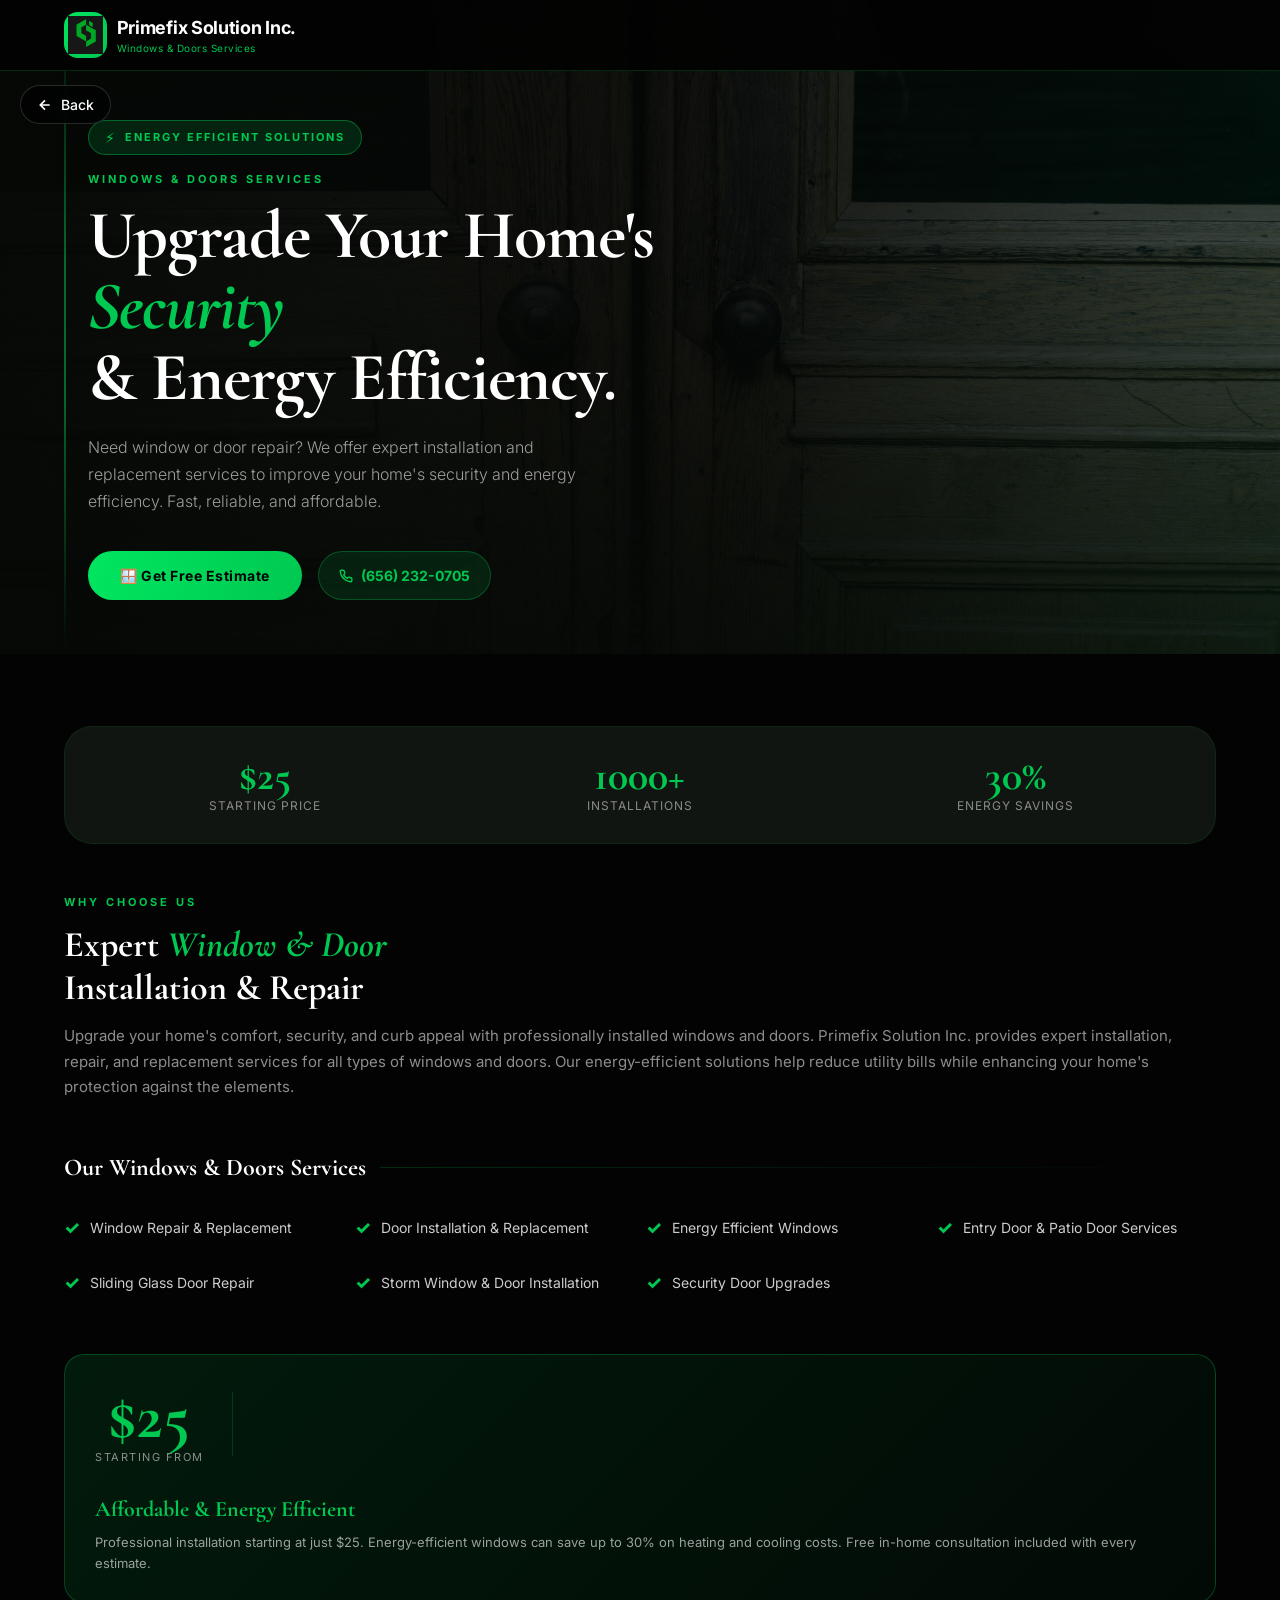
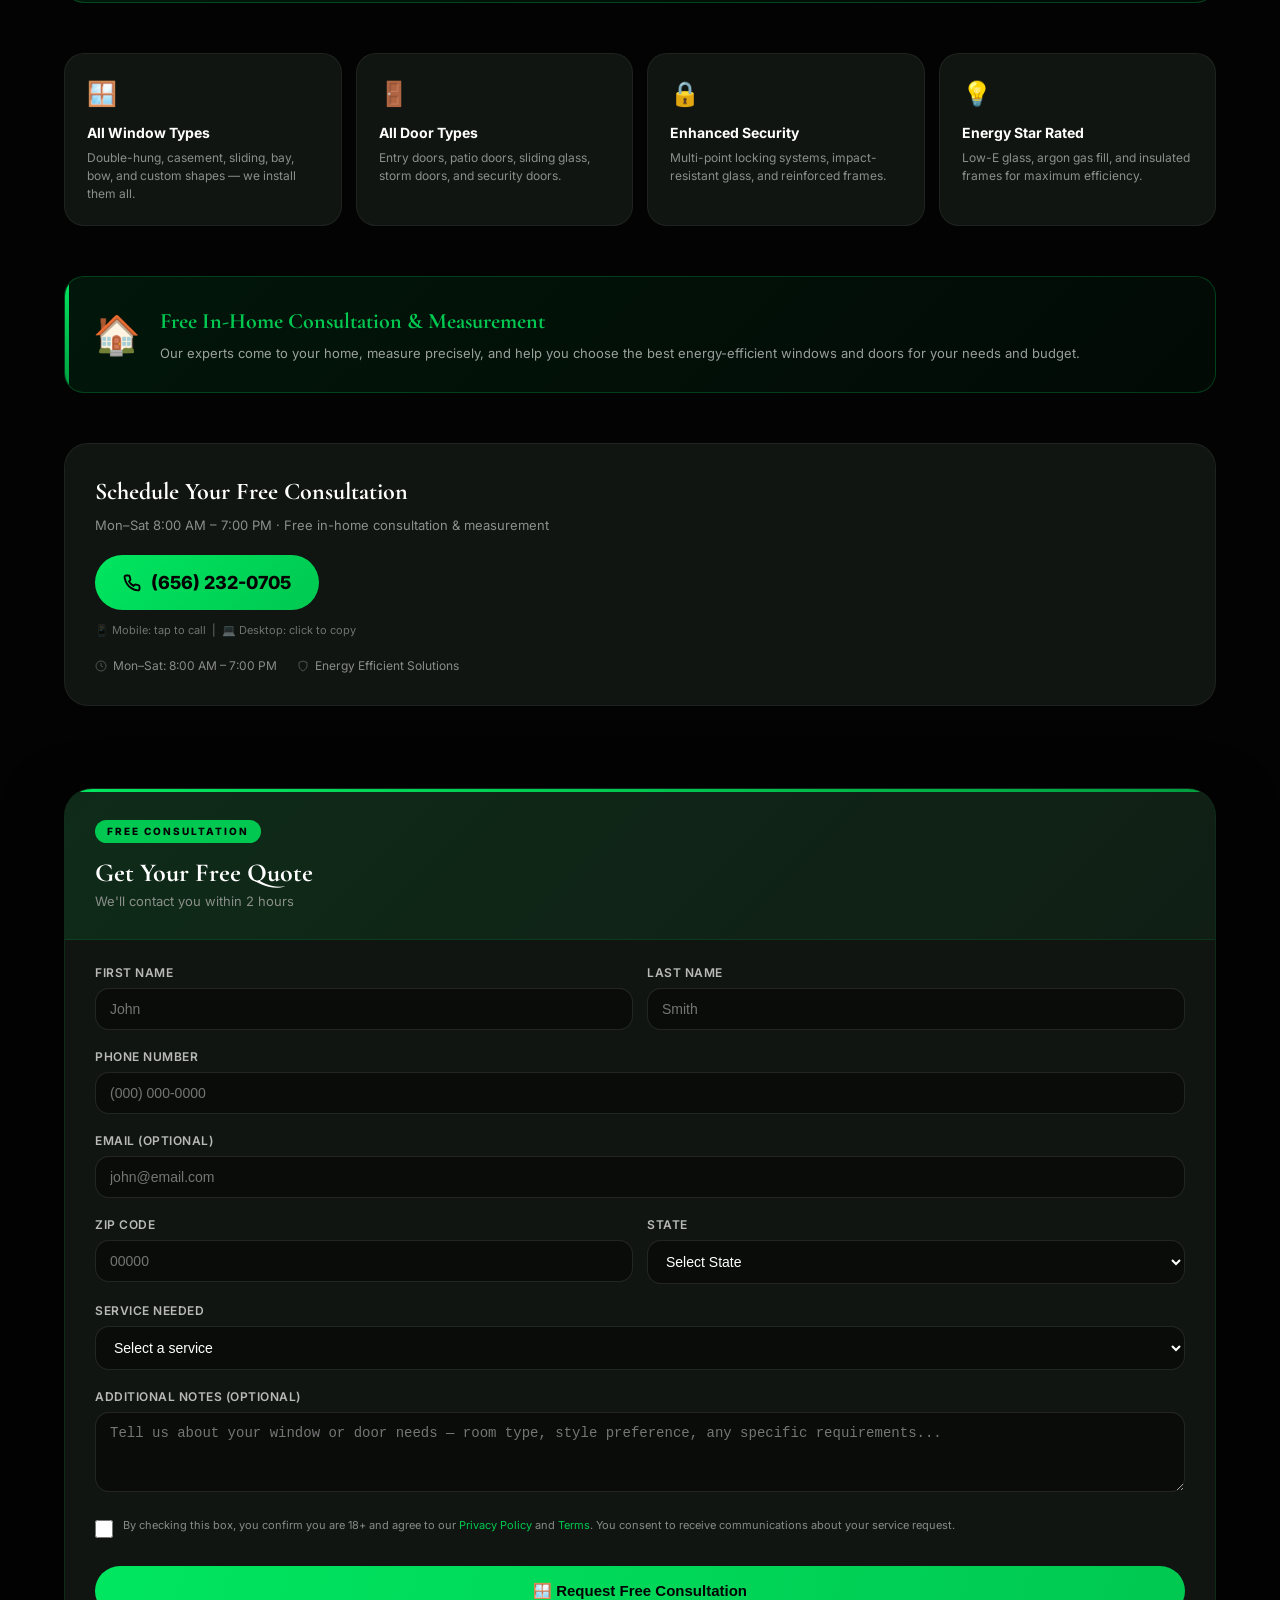
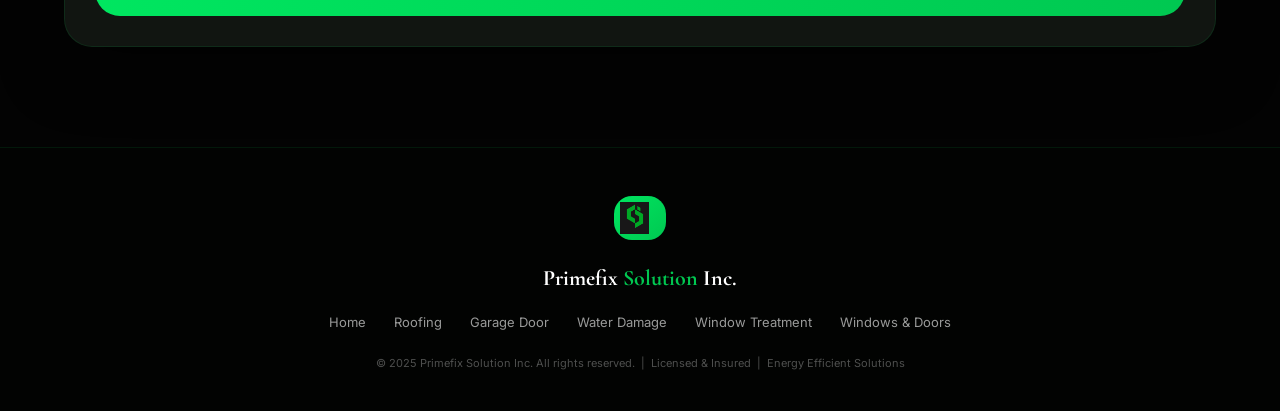
<file: windows-doors.html>
<!DOCTYPE html>
<html lang="en">
<head>
  <meta charset="UTF-8" />
  <meta name="viewport" content="width=device-width, initial-scale=1.0, viewport-fit=cover" />
  <title>Windows & Doors Services — Primefix Solution Inc.</title>
  <meta name="description" content="Professional window and door repair, installation, and replacement. Improve home security and energy efficiency. Call (656) 232-0705">
  <link rel="preconnect" href="https://fonts.googleapis.com">
  <link rel="preconnect" href="https://fonts.gstatic.com" crossorigin>
  <link href="https://fonts.googleapis.com/css2?family=Inter:opsz,wght@14..32,300;14..32,400;14..32,500;14..32,600;14..32,700;14..32,800&family=Cormorant+Garamond:ital,wght@0,400;0,500;0,600;0,700;1,400;1,500;1,600;1,700&display=swap" rel="stylesheet">
  <style>
    /* =====================
       GLOBAL RESET & VARIABLES - FULLY RESPONSIVE
    ===================== */
    * {
      margin: 0;
      padding: 0;
      box-sizing: border-box;
    }

    :root {
      --black: #030303;
      --dark1: #0A0D0A;
      --dark2: #111511;
      --dark3: #161C16;
      --green: #00c851;
      --green-bright: #00e660;
      --green-dark: #009e40;
      --white: #ffffff;
      --gray: #8a8f8a;
      --radius: 20px;
      --shadow-green: 0 8px 32px rgba(0,200,83,0.2);
      --shadow-green-sm: 0 4px 16px rgba(0,200,83,0.15);
    }

    html {
      scroll-behavior: smooth;
      overflow-x: hidden;
      width: 100%;
    }

    body {
      background: var(--black);
      color: var(--white);
      font-family: 'Inter', system-ui, -apple-system, 'Segoe UI', Roboto, Helvetica, sans-serif;
      overflow-x: hidden;
      width: 100%;
      line-height: 1.5;
    }

    /* navbar responsive */
    .navbar {
      position: fixed;
      top: 0;
      left: 0;
      width: 100%;
      display: flex;
      align-items: center;
      justify-content: space-between;
      padding: 12px 5%;
      background: rgba(3, 3, 3, 0.92);
      backdrop-filter: blur(12px);
      border-bottom: 1px solid rgba(0, 200, 83, 0.2);
      z-index: 1000;
    }

    .nav-brand {
      display: flex;
      align-items: center;
      gap: 10px;
      text-decoration: none;
    }

    .nav-logo-icon {
      background: linear-gradient(135deg, var(--green-bright), var(--green));
      padding: 4px;
      border-radius: 14px;
      display: flex;
      align-items: center;
      justify-content: center;
      flex-shrink: 0;
    }

    .nav-logo-icon img {
      height: 38px;
      width: auto;
      display: block;
    }

    .nav-logo-text .name {
      font-weight: 700;
      font-size: clamp(12px, 4vw, 18px);
      letter-spacing: -0.3px;
      color: var(--white);
      white-space: nowrap;
    }

    .nav-logo-text .tagline {
      font-size: clamp(7px, 2.5vw, 10px);
      color: var(--green);
      display: block;
      letter-spacing: 0.5px;
    }

    /* back button responsive */
    .back-btn {
      position: fixed;
      top: 85px;
      left: 20px;
      display: inline-flex;
      align-items: center;
      gap: 8px;
      background: rgba(0,0,0,0.6);
      backdrop-filter: blur(8px);
      padding: 8px 16px;
      border-radius: 40px;
      color: var(--white);
      text-decoration: none;
      font-size: clamp(12px, 3vw, 14px);
      font-weight: 500;
      border: 1px solid rgba(255,255,255,0.15);
      transition: all 0.3s;
      z-index: 99;
    }
    .back-btn svg {
      width: 16px;
      height: 16px;
    }
    .back-btn:hover {
      background: rgba(0,200,83,0.2);
      border-color: var(--green);
    }

    /* buttons */
    .btn-primary {
      background: linear-gradient(105deg, var(--green-bright), var(--green));
      border: none;
      color: var(--black);
      font-weight: 700;
      border-radius: 60px;
      padding: clamp(12px, 3vw, 14px) clamp(24px, 5vw, 32px);
      font-size: clamp(13px, 3vw, 14px);
      transition: all 0.3s ease;
      display: inline-flex;
      align-items: center;
      gap: 8px;
      text-decoration: none;
      letter-spacing: 0.5px;
      cursor: pointer;
    }

    .btn-primary:hover {
      transform: scale(1.02);
      box-shadow: var(--shadow-green);
    }

    .section-label {
      font-size: clamp(9px, 2.5vw, 11px);
      text-transform: uppercase;
      letter-spacing: 3px;
      color: var(--green);
      font-weight: 700;
      margin-bottom: 12px;
    }

    /* stats row */
    .stats-row {
      display: flex;
      gap: clamp(16px, 4vw, 32px);
      flex-wrap: wrap;
      background: var(--dark2);
      padding: clamp(20px, 4vw, 28px);
      border-radius: 28px;
      border: 1px solid rgba(0,200,83,0.1);
    }
    .stat-box {
      flex: 1;
      text-align: center;
      min-width: 80px;
    }
    .stat-num {
      font-family: 'Cormorant Garamond', serif;
      font-size: clamp(28px, 6vw, 42px);
      font-weight: 800;
      color: var(--green);
      line-height: 1;
    }
    .stat-label {
      font-size: clamp(10px, 2.5vw, 12px);
      color: rgba(255,255,255,0.5);
      text-transform: uppercase;
      letter-spacing: 1px;
    }

    /* check list */
    .check-list {
      list-style: none;
      padding: 0;
      display: grid;
      grid-template-columns: repeat(auto-fit, minmax(240px, 1fr));
      gap: 12px;
    }
    .check-list li {
      display: flex;
      align-items: center;
      gap: 10px;
      font-size: clamp(13px, 3vw, 14px);
      color: rgba(255,255,255,0.8);
      padding: 8px 0;
    }
    .check-icon {
      color: var(--green);
      font-weight: 800;
      font-size: 18px;
    }

    /* form styles */
    .form-row {
      display: grid;
      grid-template-columns: 1fr 1fr;
      gap: 14px;
    }
    .form-group {
      margin-bottom: 18px;
    }
    .form-group label {
      display: block;
      font-size: clamp(11px, 2.5vw, 12px);
      font-weight: 600;
      margin-bottom: 6px;
      color: rgba(255,255,255,0.7);
      text-transform: uppercase;
      letter-spacing: 0.5px;
    }
    .form-group input,
    .form-group select,
    .form-group textarea {
      width: 100%;
      padding: clamp(10px, 3vw, 12px) 14px;
      background: rgba(0,0,0,0.4);
      border: 1px solid rgba(255,255,255,0.1);
      border-radius: 14px;
      color: var(--white);
      font-size: clamp(13px, 3vw, 14px);
      transition: all 0.3s;
    }
    .form-group input:focus,
    .form-group select:focus,
    .form-group textarea:focus {
      outline: none;
      border-color: var(--green);
      background: rgba(0,0,0,0.6);
    }
    .form-group textarea {
      min-height: 80px;
      resize: vertical;
    }
    .consent-box {
      display: flex;
      gap: 10px;
      margin: 20px 0;
      align-items: flex-start;
    }
    .consent-box input {
      width: 18px;
      height: 18px;
      margin-top: 2px;
      accent-color: var(--green);
    }
    .consent-box label {
      font-size: clamp(10px, 2.5vw, 11px);
      color: rgba(255,255,255,0.5);
      line-height: 1.4;
    }
    .consent-box a {
      color: var(--green);
      text-decoration: none;
    }
    .submit-btn {
      width: 100%;
      background: linear-gradient(105deg, var(--green-bright), var(--green));
      border: none;
      color: var(--black);
      font-weight: 800;
      padding: clamp(14px, 3.5vw, 16px);
      border-radius: 40px;
      font-size: clamp(14px, 3.5vw, 15px);
      cursor: pointer;
      transition: all 0.3s;
      margin-top: 8px;
    }
    .submit-btn:hover {
      transform: translateY(-2px);
      box-shadow: var(--shadow-green);
    }
    .form-success {
      display: none;
      text-align: center;
      padding: 30px 20px;
    }
    .form-success .success-icon {
      font-size: 48px;
      margin-bottom: 16px;
    }
    .form-success h3 {
      font-size: 24px;
      margin-bottom: 10px;
      color: var(--green);
    }

    /* footer responsive */
    footer {
      background: #020302;
      padding: clamp(32px, 6vw, 48px) 5% clamp(28px, 5vw, 40px);
      text-align: center;
      border-top: 1px solid rgba(0, 200, 83, 0.1);
    }
    .footer-logo {
      display: inline-block;
      margin-bottom: 16px;
      text-decoration: none;
    }
    .footer-logo-icon {
      background: linear-gradient(135deg, var(--green-bright), var(--green));
      padding: 6px;
      border-radius: 18px;
      width: 52px;
      margin: 0 auto;
    }
    .footer-logo-icon img {
      height: 32px;
      width: auto;
      display: block;
    }
    .footer-brand {
      font-family: 'Cormorant Garamond', serif;
      font-size: clamp(18px, 5vw, 22px);
      font-weight: 700;
      margin-bottom: 12px;
    }
    .footer-brand span {
      color: var(--green);
    }
    .footer-links {
      display: flex;
      justify-content: center;
      gap: clamp(20px, 6vw, 28px);
      margin: 18px 0 22px;
      flex-wrap: wrap;
    }
    .footer-links a {
      color: rgba(255,255,255,0.6);
      text-decoration: none;
      font-size: clamp(11px, 3vw, 13px);
      transition: color 0.2s;
    }
    .footer-links a:hover {
      color: var(--green);
    }
    .footer-copy {
      font-size: clamp(9px, 2.5vw, 11px);
      color: rgba(255,255,255,0.3);
    }

    /* phone modal */
    .phone-modal-overlay {
      position: fixed;
      top: 0;
      left: 0;
      width: 100%;
      height: 100%;
      background: rgba(0,0,0,0.85);
      backdrop-filter: blur(6px);
      display: none;
      align-items: center;
      justify-content: center;
      z-index: 2000;
    }
    .phone-modal {
      background: var(--dark2);
      border-radius: clamp(28px, 6vw, 36px);
      padding: clamp(24px, 5vw, 32px) clamp(20px, 4vw, 28px);
      text-align: center;
      max-width: 320px;
      width: 85%;
      border: 1px solid rgba(0,200,83,0.3);
      margin: 20px;
    }
    .phone-modal .icon {
      font-size: clamp(36px, 8vw, 42px);
      margin-bottom: 12px;
    }
    .phone-modal h3 {
      font-size: clamp(20px, 5vw, 24px);
      margin-bottom: 8px;
    }
    .phone-modal .number {
      font-size: clamp(24px, 6vw, 28px);
      font-weight: 700;
      color: var(--green);
      margin: 12px 0;
    }
    .btn-call, .btn-cancel {
      padding: 10px 20px;
      border-radius: 40px;
      border: none;
      font-weight: 700;
      cursor: pointer;
      font-size: 14px;
    }
    .btn-call {
      background: var(--green);
      color: black;
    }
    .btn-cancel {
      background: rgba(255,255,255,0.15);
      color: white;
    }

    @keyframes fadeDown {
      from { opacity: 0; transform: translateY(-14px); }
      to { opacity: 1; transform: translateY(0); }
    }
    .fade-up {
      animation: fadeDown 0.7s ease forwards;
    }

    /* hero phone pill */
    .hero-phone-pill {
      display: inline-flex;
      align-items: center;
      gap: 8px;
      background: rgba(0,200,83,0.12);
      border: 1px solid rgba(0,200,83,0.3);
      color: var(--green);
      padding: clamp(8px, 2.5vw, 10px) clamp(16px, 4vw, 20px);
      border-radius: 50px;
      font-weight: 700;
      font-size: clamp(12px, 3vw, 14px);
      cursor: pointer;
      text-decoration: none;
      transition: all 0.3s;
    }
    .hero-phone-pill:hover {
      background: var(--green);
      color: var(--black);
    }

    /* energy badge */
    .energy-badge {
      display: inline-flex;
      align-items: center;
      gap: 8px;
      background: rgba(0,200,83,0.15);
      border: 1px solid rgba(0,200,83,0.4);
      color: var(--green);
      padding: 6px 16px;
      border-radius: 50px;
      font-size: clamp(9px, 2.5vw, 11px);
      font-weight: 700;
      letter-spacing: 2px;
      margin-bottom: 16px;
    }
    .energy-badge span {
      font-size: 14px;
    }
  </style>
</head>
<body>

  <!-- NAVBAR -->
  <nav class="navbar">
    <a href="index.html" class="nav-brand">
      <div class="nav-logo-icon">
        <img src="imgs/logo_ad.png" alt="Primefix Logo" />
      </div>
      <div class="nav-logo-text">
        <span class="name">Primefix Solution Inc.</span>
        <span class="tagline">Windows & Doors Services</span>
      </div>
    </a>
  </nav>

  <!-- BACK BUTTON -->
  <a href="index.html" class="back-btn">
    <svg viewBox="0 0 24 24" fill="none" stroke="currentColor" stroke-width="2.5"><path d="M19 12H5M12 19l-7-7 7-7"/></svg>
    Back
  </a>

  <!-- HERO SECTION - FULLY RESPONSIVE -->
  <section style="min-height: 65vh; display: flex; align-items: flex-end; position: relative; overflow: hidden; padding: clamp(100px, 15vh, 120px) 5% clamp(40px, 6vh, 64px);">
    <div style="position: absolute; inset: 0; z-index: 0;">
      <img src="imgs/windows_doors_bg.jpg" alt="Windows & Doors Services" style="width: 100%; height: 100%; object-fit: cover; filter: brightness(0.28) saturate(0.5);" onerror="this.src='https://images.unsplash.com/photo-1556911220-bff31c812dba?w=1600&q=80'" />
      <div style="position: absolute; inset: 0; background: linear-gradient(to right, rgba(5,8,5,0.96) 0%, rgba(5,8,5,0.7) 55%, rgba(0,200,83,0.06) 100%), linear-gradient(to top, rgba(5,8,5,0.7) 0%, transparent 60%);"></div>
    </div>
    <div style="position: absolute; left: 5%; top: 0; bottom: 0; width: 2px; background: linear-gradient(180deg, transparent 0%, rgba(0,200,83,0.5) 40%, rgba(0,200,83,0.5) 60%, transparent 100%); z-index: 1;"></div>
    
    <div style="position: relative; z-index: 2; max-width: 700px; width: 100%; padding-left: clamp(16px, 4vw, 24px);">
      <div class="energy-badge" style="animation: fadeDown 0.85s ease both;">
        <span>⚡</span>
        ENERGY EFFICIENT SOLUTIONS
      </div>
      <div class="section-label" style="animation: fadeDown 0.9s ease 0.05s both;">Windows & Doors Services</div>
      <h1 style="font-family: 'Cormorant Garamond', serif; font-size: clamp(32px, 7vw, 68px); font-weight: 700; line-height: 1.05; margin-bottom: clamp(16px, 3vw, 20px); letter-spacing: -1px; animation: fadeDown 0.9s ease 0.1s both;">Upgrade Your Home's <em style="color: var(--green); font-style: italic;">Security</em><br/>& Energy Efficiency.</h1>
      <p style="font-size: clamp(14px, 3.5vw, 16px); color: rgba(255,255,255,0.6); max-width: 500px; margin-bottom: clamp(28px, 5vw, 36px); line-height: 1.7; font-weight: 300; animation: fadeDown 1s ease 0.2s both;">Need window or door repair? We offer expert installation and replacement services to improve your home's security and energy efficiency. Fast, reliable, and affordable.</p>
      <div style="display: flex; gap: clamp(12px, 3vw, 16px); flex-wrap: wrap; animation: fadeDown 1s ease 0.3s both;">
        <a href="#quote-form" class="btn-primary">🪟 Get Free Estimate</a>
        <a href="#" class="hero-phone-pill" data-phone="+16562320705" data-phone-display="(656) 232-0705">
          <svg width="14" height="14" viewBox="0 0 24 24" fill="none" stroke="currentColor" stroke-width="2.5"><path d="M22 16.92v3a2 2 0 01-2.18 2 19.79 19.79 0 01-8.63-3.07 19.5 19.5 0 01-6-6 19.79 19.79 0 01-3.07-8.67A2 2 0 014.11 2h3a2 2 0 012 1.72 12.84 12.84 0 00.7 2.81 2 2 0 01-.45 2.11L8.09 9.91a16 16 0 006 6l1.27-1.27a2 2 0 012.11-.45 12.84 12.84 0 002.81.7A2 2 0 0122 16.92z"/></svg>
          (656) 232-0705
        </a>
      </div>
    </div>
  </section>

  <!-- MAIN BODY - FULLY RESPONSIVE GRID -->
  <div style="padding: clamp(48px, 8vw, 72px) 5% clamp(60px, 10vw, 100px);">
    <div style="display: grid; grid-template-columns: 1fr; gap: clamp(40px, 6vw, 52px); max-width: 1200px; margin: 0 auto;">
      
      <!-- MAIN CONTENT COLUMN -->
      <div>
        <!-- STATS ROW -->
        <div class="stats-row fade-up" style="margin-bottom: clamp(40px, 6vw, 50px);">
          <div class="stat-box"><div class="stat-num">$25</div><div class="stat-label">Starting Price</div></div>
          <div class="stat-box"><div class="stat-num">1000+</div><div class="stat-label">Installations</div></div>
          <div class="stat-box"><div class="stat-num">30%</div><div class="stat-label">Energy Savings</div></div>
        </div>

        <!-- ABOUT -->
        <div class="fade-up" style="margin-bottom: clamp(40px, 6vw, 50px);">
          <div class="section-label">Why Choose Us</div>
          <h2 style="font-family: 'Cormorant Garamond', serif; font-size: clamp(28px, 6vw, 36px); font-weight: 700; margin-bottom: 14px; line-height: 1.2;">Expert <em style="color: var(--green); font-style: italic;">Window & Door</em><br/>Installation & Repair</h2>
          <p style="font-size: clamp(13px, 3vw, 15px); color: rgba(255,255,255,0.55); margin-bottom: 32px; line-height: 1.7;">Upgrade your home's comfort, security, and curb appeal with professionally installed windows and doors. Primefix Solution Inc. provides expert installation, repair, and replacement services for all types of windows and doors. Our energy-efficient solutions help reduce utility bills while enhancing your home's protection against the elements.</p>
        </div>

        <!-- SERVICES LIST -->
        <div class="fade-up" style="margin-bottom: clamp(40px, 6vw, 50px);">
          <h3 style="font-family: 'Cormorant Garamond', serif; font-size: clamp(22px, 5vw, 24px); font-weight: 700; margin-bottom: 20px; display: flex; align-items: center; gap: 14px; flex-wrap: wrap;">Our Windows & Doors Services<span style="flex: 1; height: 1px; background: linear-gradient(90deg, rgba(0,200,83,0.2), transparent);"></span></h3>
          <ul class="check-list">
            <li><span class="check-icon">✓</span> Window Repair & Replacement</li>
            <li><span class="check-icon">✓</span> Door Installation & Replacement</li>
            <li><span class="check-icon">✓</span> Energy Efficient Windows</li>
            <li><span class="check-icon">✓</span> Entry Door & Patio Door Services</li>
            <li><span class="check-icon">✓</span> Sliding Glass Door Repair</li>
            <li><span class="check-icon">✓</span> Storm Window & Door Installation</li>
            <li><span class="check-icon">✓</span> Security Door Upgrades</li>
          </ul>
        </div>

        <!-- PRICING BLOCK -->
        <div class="fade-up" style="background: linear-gradient(135deg, rgba(0,200,83,0.12) 0%, rgba(0,200,83,0.04) 100%); border: 1px solid rgba(0,200,83,0.28); border-radius: var(--radius); padding: clamp(24px, 4vw, 28px) clamp(20px, 4vw, 30px); margin-bottom: clamp(40px, 6vw, 50px); display: flex; align-items: center; gap: clamp(20px, 4vw, 28px); flex-wrap: wrap;">
          <div style="text-align: center; flex-shrink: 0;">
            <div style="font-family: 'Cormorant Garamond', serif; font-size: clamp(48px, 10vw, 66px); font-weight: 700; color: var(--green); line-height: 1;">$25</div>
            <div style="font-size: clamp(9px, 2vw, 11px); color: var(--gray); letter-spacing: 1.5px; text-transform: uppercase;">Starting From</div>
          </div>
          <div style="width: 1px; height: clamp(50px, 8vw, 64px); background: rgba(0,200,83,0.2); flex-shrink: 0;"></div>
          <div>
            <h4 style="font-family: 'Cormorant Garamond', serif; font-size: clamp(18px, 4vw, 22px); font-weight: 700; color: var(--green); margin-bottom: 6px;">Affordable & Energy Efficient</h4>
            <p style="font-size: clamp(12px, 2.8vw, 13px); color: rgba(255,255,255,0.6); line-height: 1.6;">Professional installation starting at just $25. Energy-efficient windows can save up to 30% on heating and cooling costs. Free in-home consultation included with every estimate.</p>
          </div>
        </div>

        <!-- INFO CARDS - RESPONSIVE GRID -->
        <div style="display: grid; grid-template-columns: repeat(auto-fit, minmax(200px, 1fr)); gap: clamp(12px, 3vw, 14px); margin-bottom: clamp(40px, 6vw, 50px);">
          <div style="background: var(--dark2); border: 1px solid rgba(255,255,255,0.06); border-radius: 20px; padding: clamp(18px, 4vw, 22px); transition: all 0.3s;">
            <div style="font-size: clamp(22px, 5vw, 24px); margin-bottom: 10px;">🪟</div>
            <h4 style="font-size: clamp(13px, 3vw, 14px); font-weight: 700; margin-bottom: 6px;">All Window Types</h4>
            <p style="font-size: clamp(11px, 2.5vw, 12px); color: var(--gray); line-height: 1.5;">Double-hung, casement, sliding, bay, bow, and custom shapes — we install them all.</p>
          </div>
          <div style="background: var(--dark2); border: 1px solid rgba(255,255,255,0.06); border-radius: 20px; padding: clamp(18px, 4vw, 22px);">
            <div style="font-size: clamp(22px, 5vw, 24px); margin-bottom: 10px;">🚪</div>
            <h4 style="font-size: clamp(13px, 3vw, 14px); font-weight: 700; margin-bottom: 6px;">All Door Types</h4>
            <p style="font-size: clamp(11px, 2.5vw, 12px); color: var(--gray);">Entry doors, patio doors, sliding glass, storm doors, and security doors.</p>
          </div>
          <div style="background: var(--dark2); border: 1px solid rgba(255,255,255,0.06); border-radius: 20px; padding: clamp(18px, 4vw, 22px);">
            <div style="font-size: clamp(22px, 5vw, 24px); margin-bottom: 10px;">🔒</div>
            <h4 style="font-size: clamp(13px, 3vw, 14px); font-weight: 700; margin-bottom: 6px;">Enhanced Security</h4>
            <p style="font-size: clamp(11px, 2.5vw, 12px); color: var(--gray);">Multi-point locking systems, impact-resistant glass, and reinforced frames.</p>
          </div>
          <div style="background: var(--dark2); border: 1px solid rgba(255,255,255,0.06); border-radius: 20px; padding: clamp(18px, 4vw, 22px);">
            <div style="font-size: clamp(22px, 5vw, 24px); margin-bottom: 10px;">💡</div>
            <h4 style="font-size: clamp(13px, 3vw, 14px); font-weight: 700; margin-bottom: 6px;">Energy Star Rated</h4>
            <p style="font-size: clamp(11px, 2.5vw, 12px); color: var(--gray);">Low-E glass, argon gas fill, and insulated frames for maximum efficiency.</p>
          </div>
        </div>

        <!-- OFFER BLOCK -->
        <div class="fade-up" style="background: linear-gradient(135deg, rgba(0,200,83,0.1) 0%, rgba(0,200,83,0.04) 100%); border: 1px solid rgba(0,200,83,0.25); border-radius: var(--radius); padding: clamp(20px, 4vw, 28px); margin-bottom: clamp(40px, 6vw, 50px); display: flex; align-items: center; gap: clamp(16px, 3vw, 20px); flex-wrap: wrap; position: relative; overflow: hidden;">
          <div style="position: absolute; top: 0; left: 0; width: 4px; height: 100%; background: linear-gradient(180deg, var(--green-bright), var(--green-dark));"></div>
          <div style="font-size: clamp(32px, 7vw, 38px); flex-shrink: 0;">🏠</div>
          <div>
            <h4 style="font-family: 'Cormorant Garamond', serif; font-size: clamp(18px, 4vw, 22px); font-weight: 700; color: var(--green); margin-bottom: 5px;">Free In-Home Consultation & Measurement</h4>
            <p style="font-size: clamp(12px, 2.8vw, 13px); color: rgba(255,255,255,0.6); line-height: 1.6;">Our experts come to your home, measure precisely, and help you choose the best energy-efficient windows and doors for your needs and budget.</p>
          </div>
        </div>

        <!-- PHONE BLOCK -->
        <div class="fade-up" style="background: var(--dark2); border: 1px solid rgba(255,255,255,0.06); border-radius: 24px; padding: clamp(24px, 5vw, 30px); margin-bottom: 30px;">
          <h3 style="font-family: 'Cormorant Garamond', serif; font-size: clamp(22px, 5vw, 24px); font-weight: 700; margin-bottom: 6px;">Schedule Your Free Consultation</h3>
          <p style="color: var(--gray); font-size: clamp(12px, 3vw, 13px); margin-bottom: 20px;">Mon–Sat 8:00 AM – 7:00 PM · Free in-home consultation & measurement</p>
          <a href="#" class="phone-cta-btn" data-phone="+16562320705" data-phone-display="(656) 232-0705" style="display: inline-flex; align-items: center; gap: 10px; background: linear-gradient(135deg, var(--green-bright), var(--green)); color: var(--black); font-weight: 800; font-size: clamp(16px, 4vw, 18px); padding: clamp(12px, 3vw, 14px) clamp(24px, 5vw, 28px); border-radius: 50px; text-decoration: none; cursor: pointer; transition: all 0.3s;">
            <svg width="18" height="18" viewBox="0 0 24 24" fill="none" stroke="currentColor" stroke-width="2.5"><path d="M22 16.92v3a2 2 0 01-2.18 2 19.79 19.79 0 01-8.63-3.07 19.5 19.5 0 01-6-6 19.79 19.79 0 01-3.07-8.67A2 2 0 014.11 2h3a2 2 0 012 1.72 12.84 12.84 0 00.7 2.81 2 2 0 01-.45 2.11L8.09 9.91a16 16 0 006 6l1.27-1.27a2 2 0 012.11-.45 12.84 12.84 0 002.81.7A2 2 0 0122 16.92z"/></svg>
            (656) 232-0705
          </a>
          <span style="display: block; margin-top: 12px; font-size: clamp(10px, 2.5vw, 11px); color: rgba(255,255,255,0.4);">📱 Mobile: tap to call &nbsp;|&nbsp; 💻 Desktop: click to copy</span>
          <div style="display: flex; gap: clamp(16px, 4vw, 20px); flex-wrap: wrap; margin-top: 18px;">
            <div style="display: flex; align-items: center; gap: 6px; font-size: clamp(11px, 2.8vw, 12px); color: rgba(255,255,255,0.5);"><svg width="12" height="12" viewBox="0 0 24 24" fill="none" stroke="currentColor"><circle cx="12" cy="12" r="10"/><polyline points="12 6 12 12 16 14"/></svg> Mon–Sat: 8:00 AM – 7:00 PM</div>
            <div style="display: flex; align-items: center; gap: 6px; font-size: clamp(11px, 2.8vw, 12px); color: rgba(255,255,255,0.5);"><svg width="12" height="12" viewBox="0 0 24 24" fill="none" stroke="currentColor"><path d="M12 22s8-4 8-10V5l-8-3-8 3v7c0 6 8 10 8 10z"/></svg> Energy Efficient Solutions</div>
          </div>
        </div>
      </div>

      <!-- FORM CARD - STICKY RESPONSIVE -->
      <div id="quote-form" style="background: var(--dark2); border: 1px solid rgba(0,200,83,0.12); border-radius: 28px; overflow: hidden; position: sticky; top: 90px; box-shadow: 0 20px 60px rgba(0,0,0,0.5);">
        <div style="background: linear-gradient(135deg, rgba(0,200,83,0.12) 0%, rgba(0,200,83,0.05) 100%); border-bottom: 1px solid rgba(0,200,83,0.12); padding: clamp(24px, 5vw, 28px) clamp(20px, 4vw, 30px); position: relative;">
          <div style="position: absolute; top: 0; left: 0; right: 0; height: 3px; background: linear-gradient(90deg, var(--green-bright), var(--green), var(--green-dark));"></div>
          <div style="display: inline-block; background: var(--green); color: var(--black); font-size: clamp(9px, 2.5vw, 10px); font-weight: 800; letter-spacing: 2px; padding: 4px 12px; border-radius: 50px; margin-bottom: 10px;">FREE CONSULTATION</div>
          <h2 style="font-family: 'Cormorant Garamond', serif; font-size: clamp(24px, 5vw, 26px); font-weight: 700;">Get Your Free Quote</h2>
          <p style="font-size: clamp(12px, 3vw, 13px); color: var(--gray);">We'll contact you within 2 hours</p>
        </div>

        <form id="windowsDoorsForm" style="padding: clamp(20px, 4vw, 24px) clamp(20px, 4vw, 30px) clamp(24px, 5vw, 30px);">
          <div class="form-row">
            <div class="form-group"><label>First Name</label><input type="text" placeholder="John" required /></div>
            <div class="form-group"><label>Last Name</label><input type="text" placeholder="Smith" required /></div>
          </div>
          <div class="form-group"><label>Phone Number</label><input type="tel" placeholder="(000) 000-0000" required /></div>
          <div class="form-group"><label>Email (Optional)</label><input type="email" placeholder="john@email.com" /></div>
          <div class="form-row">
            <div class="form-group"><label>Zip Code</label><input type="text" placeholder="00000" required /></div>
            <div class="form-group"><label>State</label><select required><option value="" disabled selected>Select State</option><option>GA</option><option>FL</option><option>AL</option><option>SC</option><option>NC</option><option>TN</option><option>MA</option><option>Other</option></select></div>
          </div>
          <div class="form-group"><label>Service Needed</label><select required><option value="" disabled selected>Select a service</option><option>Window Repair</option><option>Window Replacement / Installation</option><option>Energy Efficient Windows</option><option>Door Repair</option><option>Door Replacement / Installation</option><option>Sliding Glass Door Service</option><option>Security Door Installation</option><option>Storm Door Installation</option></select></div>
          <div class="form-group"><label>Additional Notes (Optional)</label><textarea placeholder="Tell us about your window or door needs — room type, style preference, any specific requirements..."></textarea></div>
          <div class="consent-box"><input type="checkbox" id="consent-wd" required /><label for="consent-wd">By checking this box, you confirm you are 18+ and agree to our <a href="#">Privacy Policy</a> and <a href="#">Terms</a>. You consent to receive communications about your service request.</label></div>
          <button type="submit" class="submit-btn">🪟 Request Free Consultation</button>
        </form>
        <div class="form-success" id="formSuccess"><div class="success-icon">✅</div><h3>Request Received!</h3><p>Thank you! Our windows & doors specialist will contact you within 2 hours to schedule your free consultation.</p></div>
      </div>
    </div>
  </div>

  <!-- FOOTER -->
  <footer>
    <a href="index.html" class="footer-logo"><div class="footer-logo-icon"><img src="imgs/logo_ad.png" alt="Primefix Logo" /></div></a>
    <div class="footer-brand">Primefix <span>Solution</span> Inc.</div>
    <div class="footer-links"><a href="index.html">Home</a><a href="roofing.html">Roofing</a><a href="garage.html">Garage Door</a><a href="water-damage.html">Water Damage</a><a href="window-treatment.html">Window Treatment</a><a href="windows-doors.html">Windows & Doors</a></div>
    <p class="footer-copy">© 2025 Primefix Solution Inc. All rights reserved. &nbsp;|&nbsp; Licensed &amp; Insured &nbsp;|&nbsp; Energy Efficient Solutions</p>
  </footer>

  <!-- PHONE MODAL -->
  <div class="phone-modal-overlay" id="phoneModal"><div class="phone-modal"><div class="icon">📞</div><h3>Call Us Now</h3><p>Tap below to schedule your free consultation</p><div class="number"></div><div class="phone-modal-actions"><button class="btn-call">Call Now</button><button class="btn-cancel" onclick="closePhoneModal()">Cancel</button></div></div></div>

  <script>
    function closePhoneModal() { const modal = document.getElementById('phoneModal'); if (modal) modal.style.display = 'none'; }
    document.addEventListener('DOMContentLoaded', function() {
      const form = document.getElementById('windowsDoorsForm');
      const successDiv = document.getElementById('formSuccess');
      if (form) {
        form.addEventListener('submit', function(e) {
          e.preventDefault();
          form.style.display = 'none';
          if (successDiv) successDiv.style.display = 'block';
          setTimeout(() => { location.reload(); }, 3000);
        });
      }
      const phoneCta = document.querySelector('.phone-cta-btn');
      const heroPhone = document.querySelector('.hero-phone-pill');
      const showPhoneModal = function(e) {
        e.preventDefault();
        const modal = document.getElementById('phoneModal');
        const numberDiv = modal.querySelector('.number');
        numberDiv.innerText = '(656) 232-0705';
        modal.style.display = 'flex';
        const callBtn = modal.querySelector('.btn-call');
        callBtn.onclick = () => { window.location.href = 'tel:+16562320705'; };
      };
      if (phoneCta) phoneCta.addEventListener('click', showPhoneModal);
      if (heroPhone) heroPhone.addEventListener('click', showPhoneModal);
    });
  </script>
</body>
</html>
</file>
